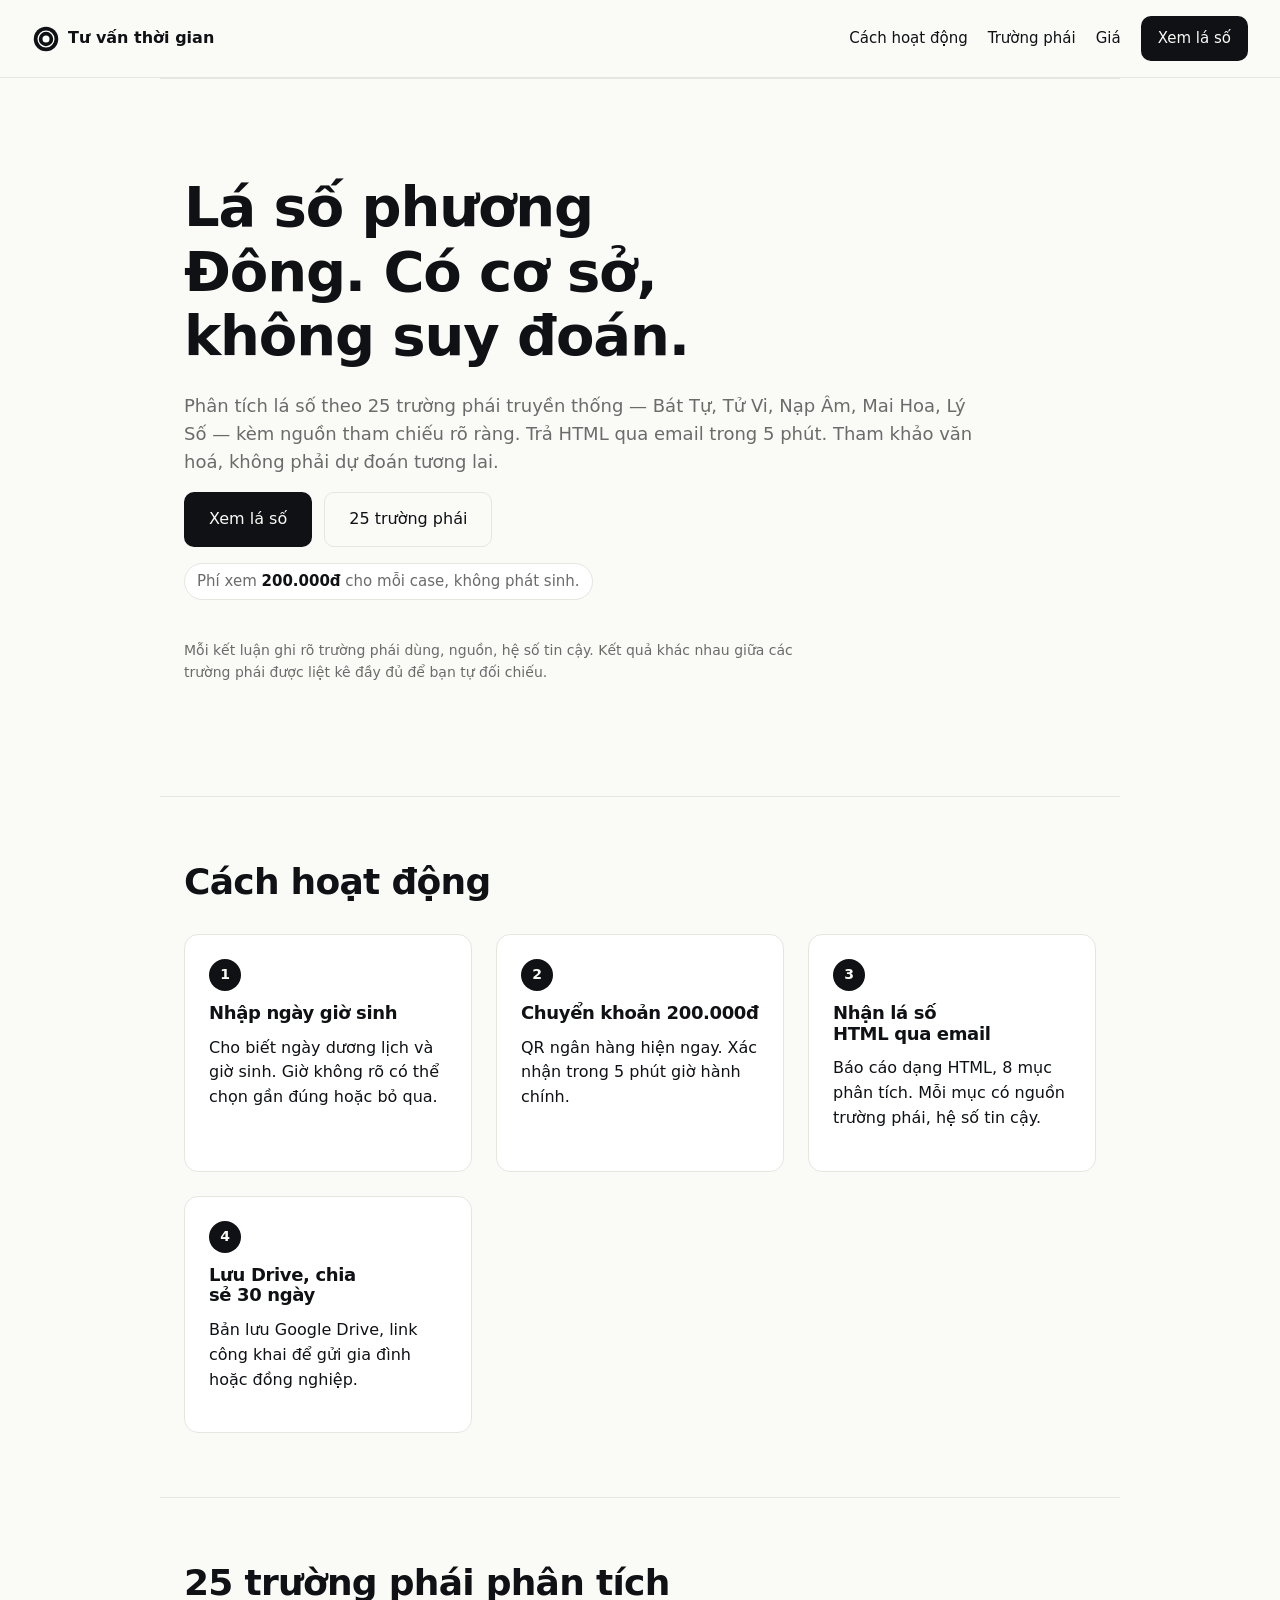
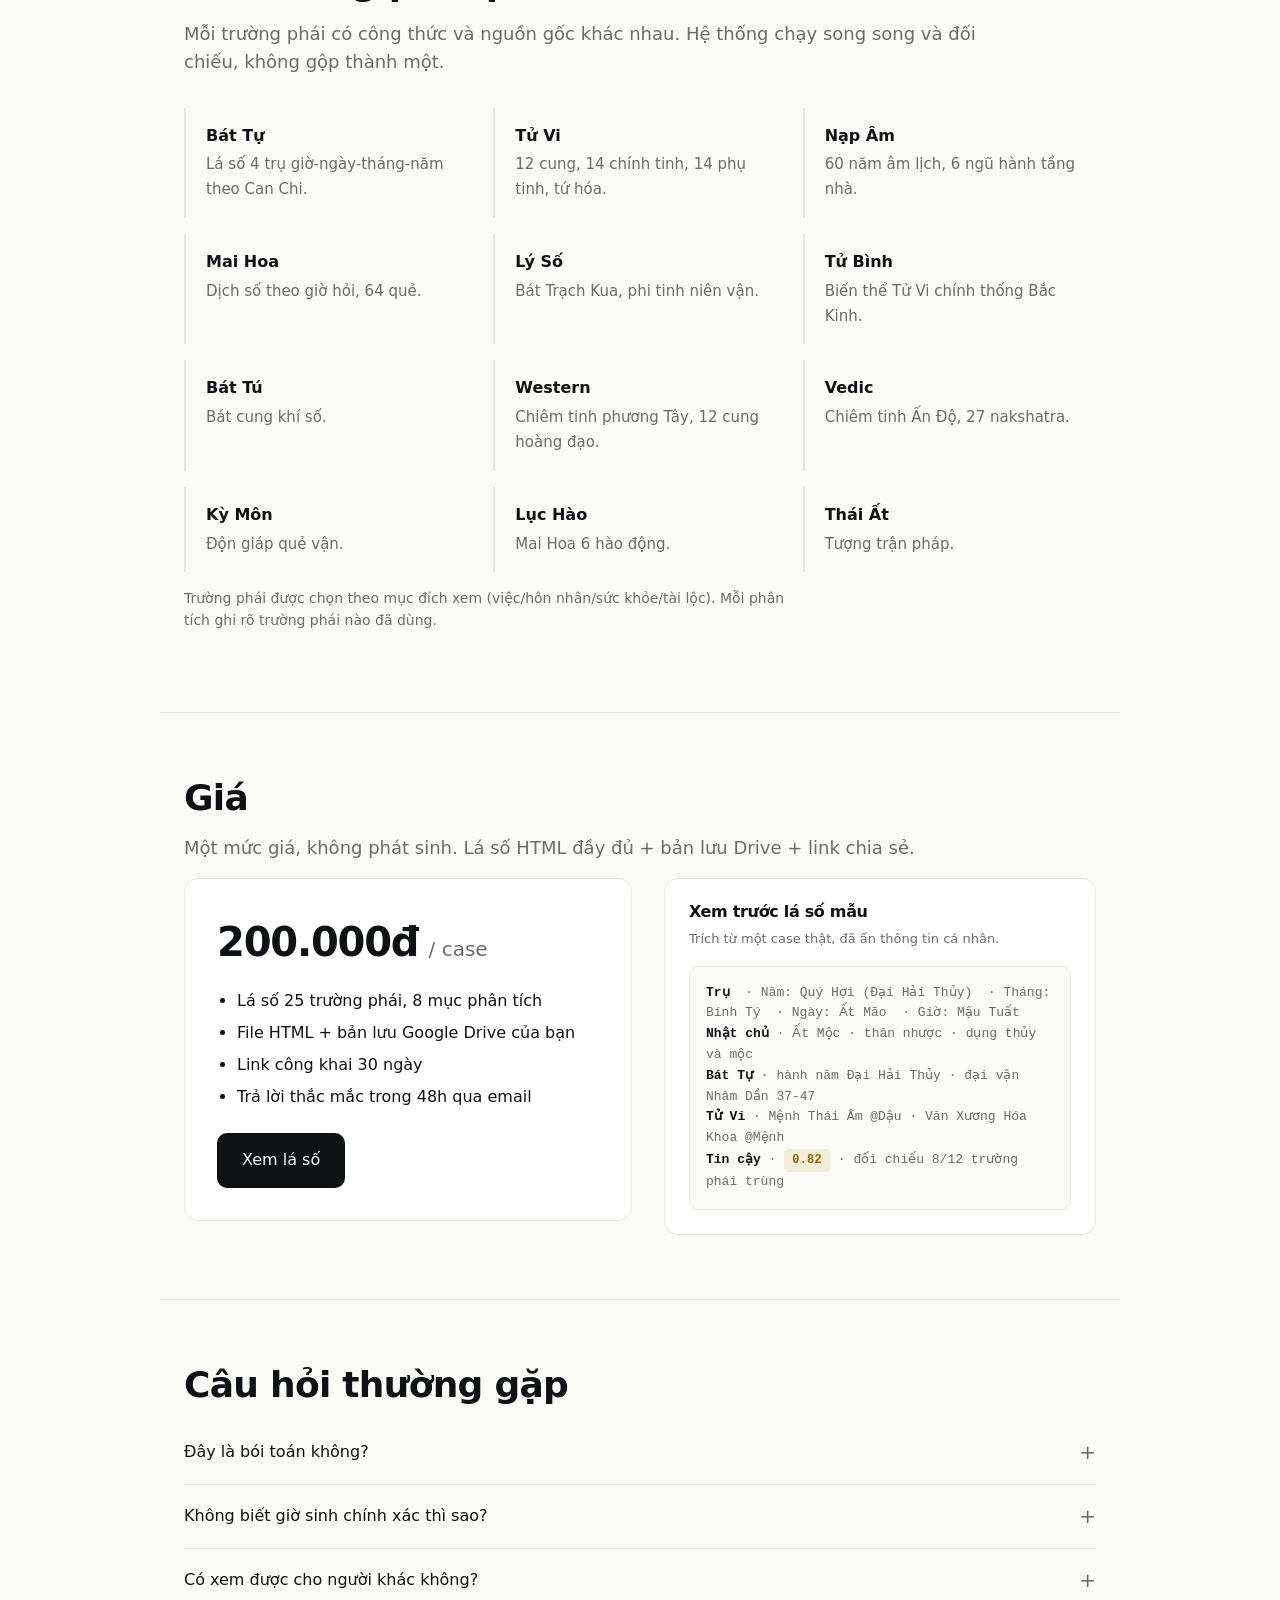
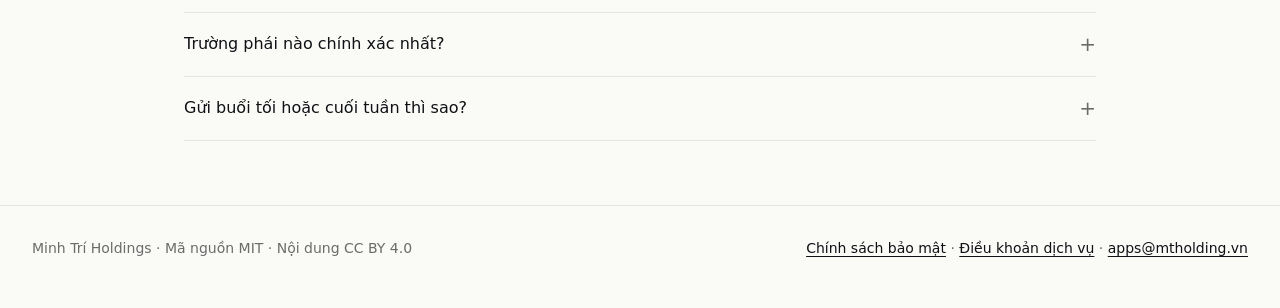
<file: phong-thuy/index.html>
<!doctype html>
<html lang="vi">
<head>
  <meta charset="utf-8">
  <meta name="viewport" content="width=device-width, initial-scale=1, viewport-fit=cover">
  <meta name="color-scheme" content="light dark">
  <meta name="theme-color" content="#0f1115" media="(prefers-color-scheme: dark)">
  <meta name="theme-color" content="#fafaf7" media="(prefers-color-scheme: light)">
  <title>Tư vấn thời gian — Lá số Bát Tự & Tử Vi</title>

  <meta name="description" content="Lá số Bát Tự, Tử Vi, Nạp Âm, Mai Hoa, Lý Số. Phân tích theo 25 trường phái truyền thống phương Đông. Trả trong 5 phút qua email. Dùng cho cá nhân và tổ chức.">
  <meta name="author" content="Minh Trí Holdings">
  <meta name="robots" content="index,follow">
  <link rel="canonical" href="https://judomanmk19xx-bot.github.io/phong-thuy/">

  <meta property="og:type" content="website">
  <meta property="og:title" content="Tư vấn thời gian — Lá số phương Đông">
  <meta property="og:description" content="Lá số Bát Tự, Tử Vi, Nạp Âm. Phân tích theo 25 trường phái. Trả trong 5 phút.">
  <meta property="og:url" content="https://judomanmk19xx-bot.github.io/phong-thuy/">
  <meta property="og:image" content="og.jpg">
  <meta property="og:locale" content="vi_VN">
  <meta name="twitter:card" content="summary_large_image">

  <script type="application/ld+json">{"@context":"https://schema.org","@graph":[{"@type":"Organization","name":"Minh Trí Holdings","url":"https://judomanmk19xx-bot.github.io/"},{"@type":"Service","name":"Tư vấn thời gian — Lá số phương Đông","provider":{"@name":"Minh Trí Holdings"},"description":"Phân tích lá số theo 25 trường phái truyền thống phương Đông, trả trong 5 phút.","areaServed":"VN","offers":{"@type":"Offer","price":"200000","priceCurrency":"VND"},"url":"https://judomanmk19xx-bot.github.io/phong-thuy/"}]}</script>

  <link rel="icon" href="data:image/svg+xml,%3Csvg xmlns='http://www.w3.org/2000/svg' viewBox='0 0 16 16'%3E%3Crect width='16' height='16' fill='%23fafaf7'/%3E%3Ctext x='8' y='12' text-anchor='middle' font-family='system-ui' font-weight='700' font-size='12' fill='%230f1115'%3E%E2%9B%AA%3C/text%3E%3C/svg%3E">
  <link rel="stylesheet" href="app.css">
</head>
<body>
  <a class="skip" href="#main">Bỏ qua đến nội dung</a>

  <header class="nav">
    <a href="." class="brand" aria-label="Trang chủ">
      <svg width="28" height="28" viewBox="0 0 32 32" aria-hidden="true">
        <circle cx="16" cy="16" r="14" fill="currentColor"/>
        <circle cx="16" cy="16" r="9" fill="none" stroke="white" stroke-width="1.5"/>
        <circle cx="16" cy="16" r="4" fill="white"/>
      </svg>
      <strong>Tư vấn thời gian</strong>
    </a>
    <nav>
      <a href="#cach-xem">Cách hoạt động</a>
      <a href="#truong-phai">Trường phái</a>
      <a href="#gia">Giá</a>
      <a class="btn primary" href="form/">Xem lá số</a>
    </nav>
  </header>

  <main id="main">
    <section class="hero">
      <h1>Lá số phương Đông. Có cơ sở, không suy đoán.</h1>
      <p class="lede">Phân tích lá số theo 25 trường phái truyền thống — Bát Tự, Tử Vi, Nạp Âm, Mai Hoa, Lý Số — kèm nguồn tham chiếu rõ ràng. Trả HTML qua email trong 5 phút. Tham khảo văn hoá, không phải dự đoán tương lai.</p>
      <div class="cta-row">
        <a class="btn primary lg" href="form/">Xem lá số</a>
        <a class="btn ghost lg" href="#truong-phai">25 trường phái</a>
      </div>
      <p class="price-badge">Phí xem <b>200.000đ</b> cho mỗi case, không phát sinh.</p>
      <p class="trust">Mỗi kết luận ghi rõ trường phái dùng, nguồn, hệ số tin cậy. Kết quả khác nhau giữa các trường phái được liệt kê đầy đủ để bạn tự đối chiếu.</p>
    </section>

    <section id="cach-xem" class="steps">
      <h2>Cách hoạt động</h2>
      <ol>
        <li>
          <span class="num">1</span>
          <h3>Nhập ngày giờ sinh</h3>
          <p>Cho biết ngày dương lịch và giờ sinh. Giờ không rõ có thể chọn gần đúng hoặc bỏ qua.</p>
        </li>
        <li>
          <span class="num">2</span>
          <h3>Chuyển khoản 200.000đ</h3>
          <p>QR ngân hàng hiện ngay. Xác nhận trong 5 phút giờ hành chính.</p>
        </li>
        <li>
          <span class="num">3</span>
          <h3>Nhận lá số HTML qua email</h3>
          <p>Báo cáo dạng HTML, 8 mục phân tích. Mỗi mục có nguồn trường phái, hệ số tin cậy.</p>
        </li>
        <li>
          <span class="num">4</span>
          <h3>Lưu Drive, chia sẻ 30 ngày</h3>
          <p>Bản lưu Google Drive, link công khai để gửi gia đình hoặc đồng nghiệp.</p>
        </li>
      </ol>
    </section>

    <section id="truong-phai" class="scope">
      <h2>25 trường phái phân tích</h2>
      <p class="lede">Mỗi trường phái có công thức và nguồn gốc khác nhau. Hệ thống chạy song song và đối chiếu, không gộp thành một.</p>
      <ul class="grid">
        <li><b>Bát Tự</b><span>Lá số 4 trụ giờ-ngày-tháng-năm theo Can Chi.</span></li>
        <li><b>Tử Vi</b><span>12 cung, 14 chính tinh, 14 phụ tinh, tứ hóa.</span></li>
        <li><b>Nạp Âm</b><span>60 năm âm lịch, 6 ngũ hành tầng nhà.</span></li>
        <li><b>Mai Hoa</b><span>Dịch số theo giờ hỏi, 64 quẻ.</span></li>
        <li><b>Lý Số</b><span>Bát Trạch Kua, phi tinh niên vận.</span></li>
        <li><b>Tử Bình</b><span>Biến thể Tử Vi chính thống Bắc Kinh.</span></li>
        <li><b>Bát Tú</b><span>Bát cung khí số.</span></li>
        <li><b>Western</b><span>Chiêm tinh phương Tây, 12 cung hoàng đạo.</span></li>
        <li><b>Vedic</b><span>Chiêm tinh Ấn Độ, 27 nakshatra.</span></li>
        <li><b>Kỳ Môn</b><span>Độn giáp quẻ vận.</span></li>
        <li><b>Lục Hào</b><span>Mai Hoa 6 hào động.</span></li>
        <li><b>Thái Ất</b><span>Tượng trận pháp.</span></li>
      </ul>
      <p class="note">Trường phái được chọn theo mục đích xem (việc/hôn nhân/sức khỏe/tài lộc). Mỗi phân tích ghi rõ trường phái nào đã dùng.</p>
    </section>

    <section id="gia" class="pricing">
      <h2>Giá</h2>
      <p class="lede">Một mức giá, không phát sinh. Lá số HTML đầy đủ + bản lưu Drive + link chia sẻ.</p>
      <div class="card-wrap">
        <div class="card">
          <p class="price"><b>200.000đ</b><span> / case</span></p>
          <ul>
            <li>Lá số 25 trường phái, 8 mục phân tích</li>
            <li>File HTML + bản lưu Google Drive của bạn</li>
            <li>Link công khai 30 ngày</li>
            <li>Trả lời thắc mắc trong 48h qua email</li>
          </ul>
          <a class="btn primary lg" href="form/">Xem lá số</a>
        </div>
        <aside class="preview">
          <h3>Xem trước lá số mẫu</h3>
          <p class="hint">Trích từ một case thật, đã ẩn thông tin cá nhân.</p>
          <pre class="mock-report"><strong>Trụ</strong>  · Năm: Quý Hợi (Đại Hải Thủy)  · Tháng: Bính Tý  · Ngày: Ất Mão  · Giờ: Mậu Tuất
<strong>Nhật chủ</strong> · Ất Mộc · thân nhược · dụng thủy và mộc
<strong>Bát Tự</strong> · hành năm Đại Hải Thủy · đại vận Nhâm Dần 37-47
<strong>Tử Vi</strong> · Mệnh Thái Âm @Dậu · Văn Xương Hóa Khoa @Mệnh
<strong>Tin cậy</strong> · <span class="risk risk-mid">0.82</span> · đối chiếu 8/12 trường phái trùng</pre>
        </aside>
      </div>
    </section>

    <section class="faq">
      <h2>Câu hỏi thường gặp</h2>
      <details>
        <summary>Đây là bói toán không?</summary>
        <p>Không. Đây là phân tích theo trường phái văn hoá phương Đông có công thức rõ ràng, được ghi nhận trong lịch sử. Kết quả là tham khảo văn hoá, không thay thế quyết định cá nhân.</p>
      </details>
      <details>
        <summary>Không biết giờ sinh chính xác thì sao?</summary>
        <p>Vẫn xem được. Hệ thống sẽ chạy với giờ gần đúng (trong khoảng 2h) và ghi rõ giả định đó trong báo cáo. Bạn cũng có thể chọn bỏ qua trường giờ — lúc đó phân tích sẽ dùng Can Chi ngày và năm.</p>
      </details>
      <details>
        <summary>Có xem được cho người khác không?</summary>
        <p>Có. Cần ngày giờ sinh Dương lịch của người đó. Thường dùng cho con cái, cha mẹ, đối tác làm ăn.</p>
      </details>
      <details>
        <summary>Trường phái nào chính xác nhất?</summary>
        <p>Không có trường phái nào chính xác "nhất". Hệ thống chạy 25 trường phái song song, đối chiếu kết quả trùng nhau, và ghi rõ hệ số tin cậy. Bạn tự đánh giá dựa trên kinh nghiệm cá nhân.</p>
      </details>
      <details>
        <summary>Gửi buổi tối hoặc cuối tuần thì sao?</summary>
        <p>Yêu cầu được ghi nhận ngay, hệ thống chạy lá số đầu giờ làm việc tiếp theo. Trong giờ hành chính thường trả trong 5 phút.</p>
      </details>
    </section>
  </main>

  <footer class="foot">
    <p>Minh Trí Holdings · Mã nguồn MIT · Nội dung CC BY 4.0</p>
    <p>
      <a href="../privacy.html">Chính sách bảo mật</a>
      ·
      <a href="../terms.html">Điều khoản dịch vụ</a>
      ·
      <a href="mailto:apps@mtholding.vn">apps@mtholding.vn</a>
    </p>
  </footer>
</body>
</html>
</file>
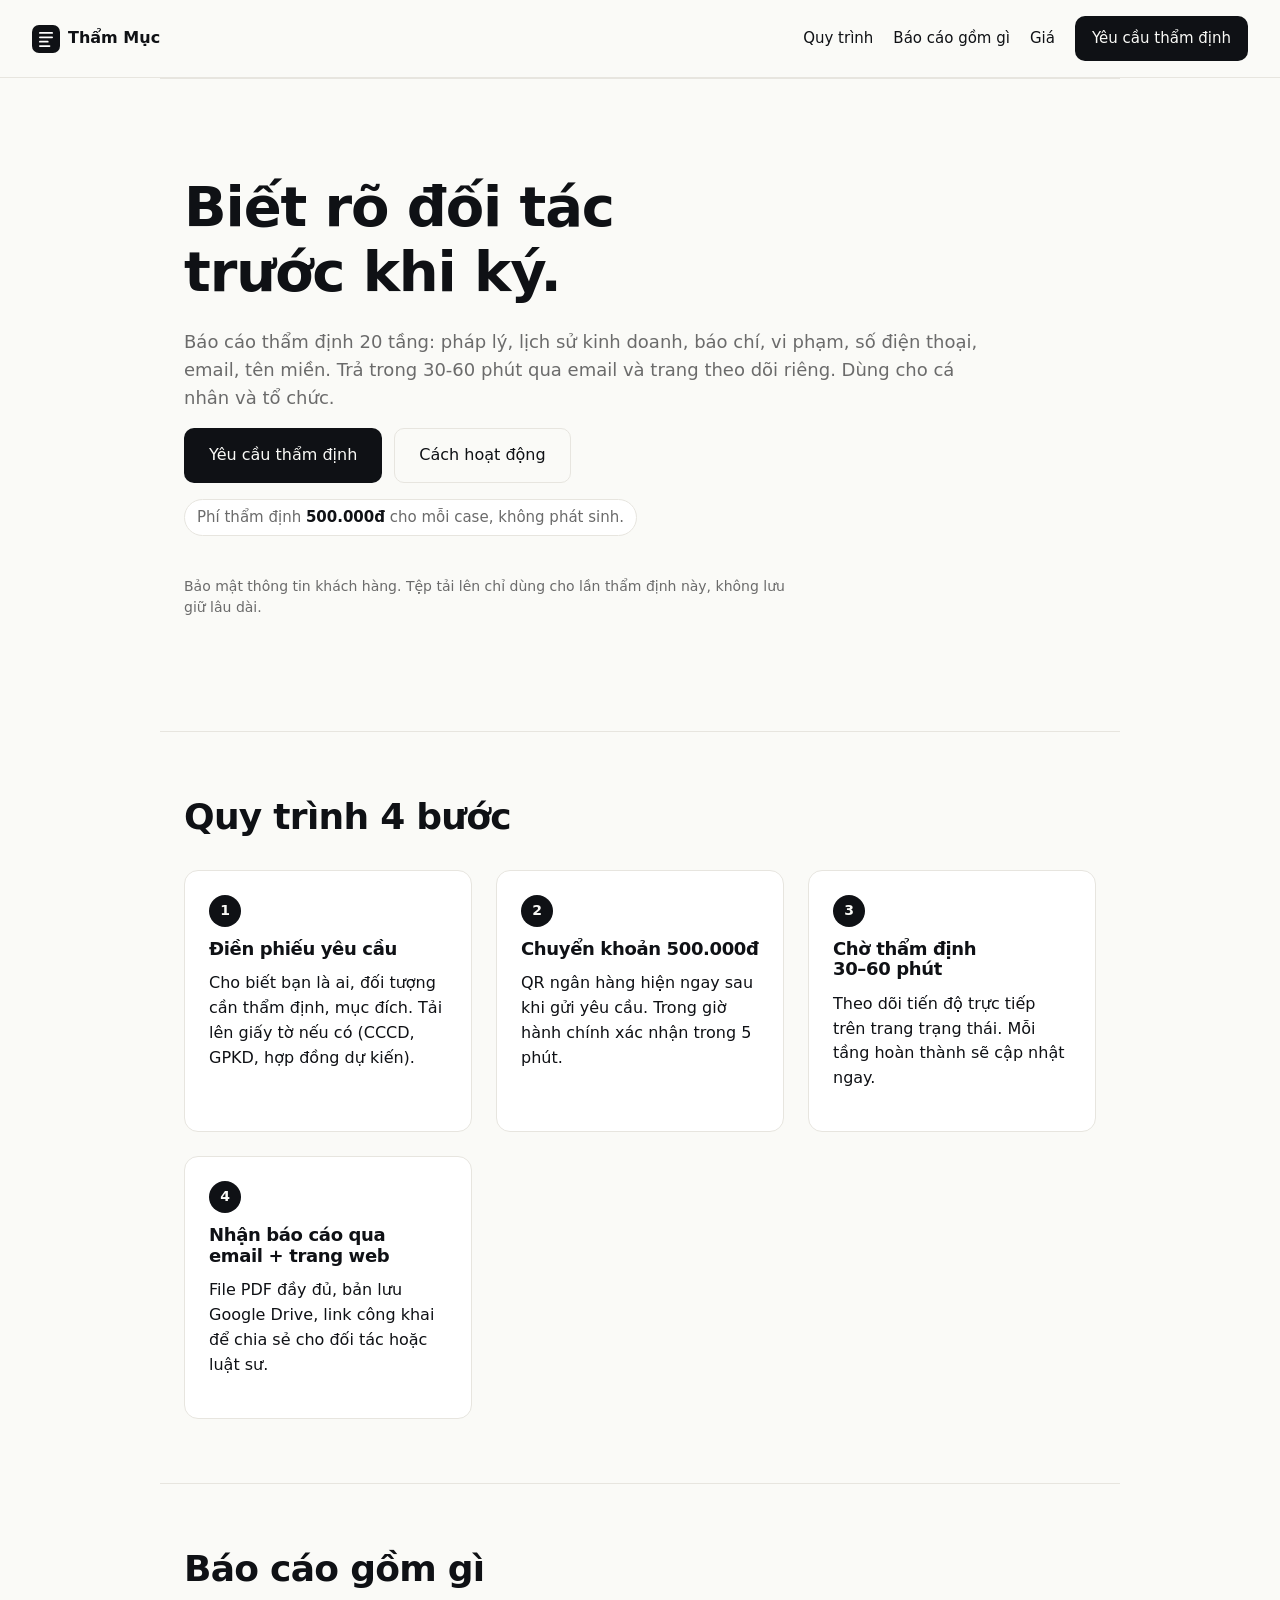
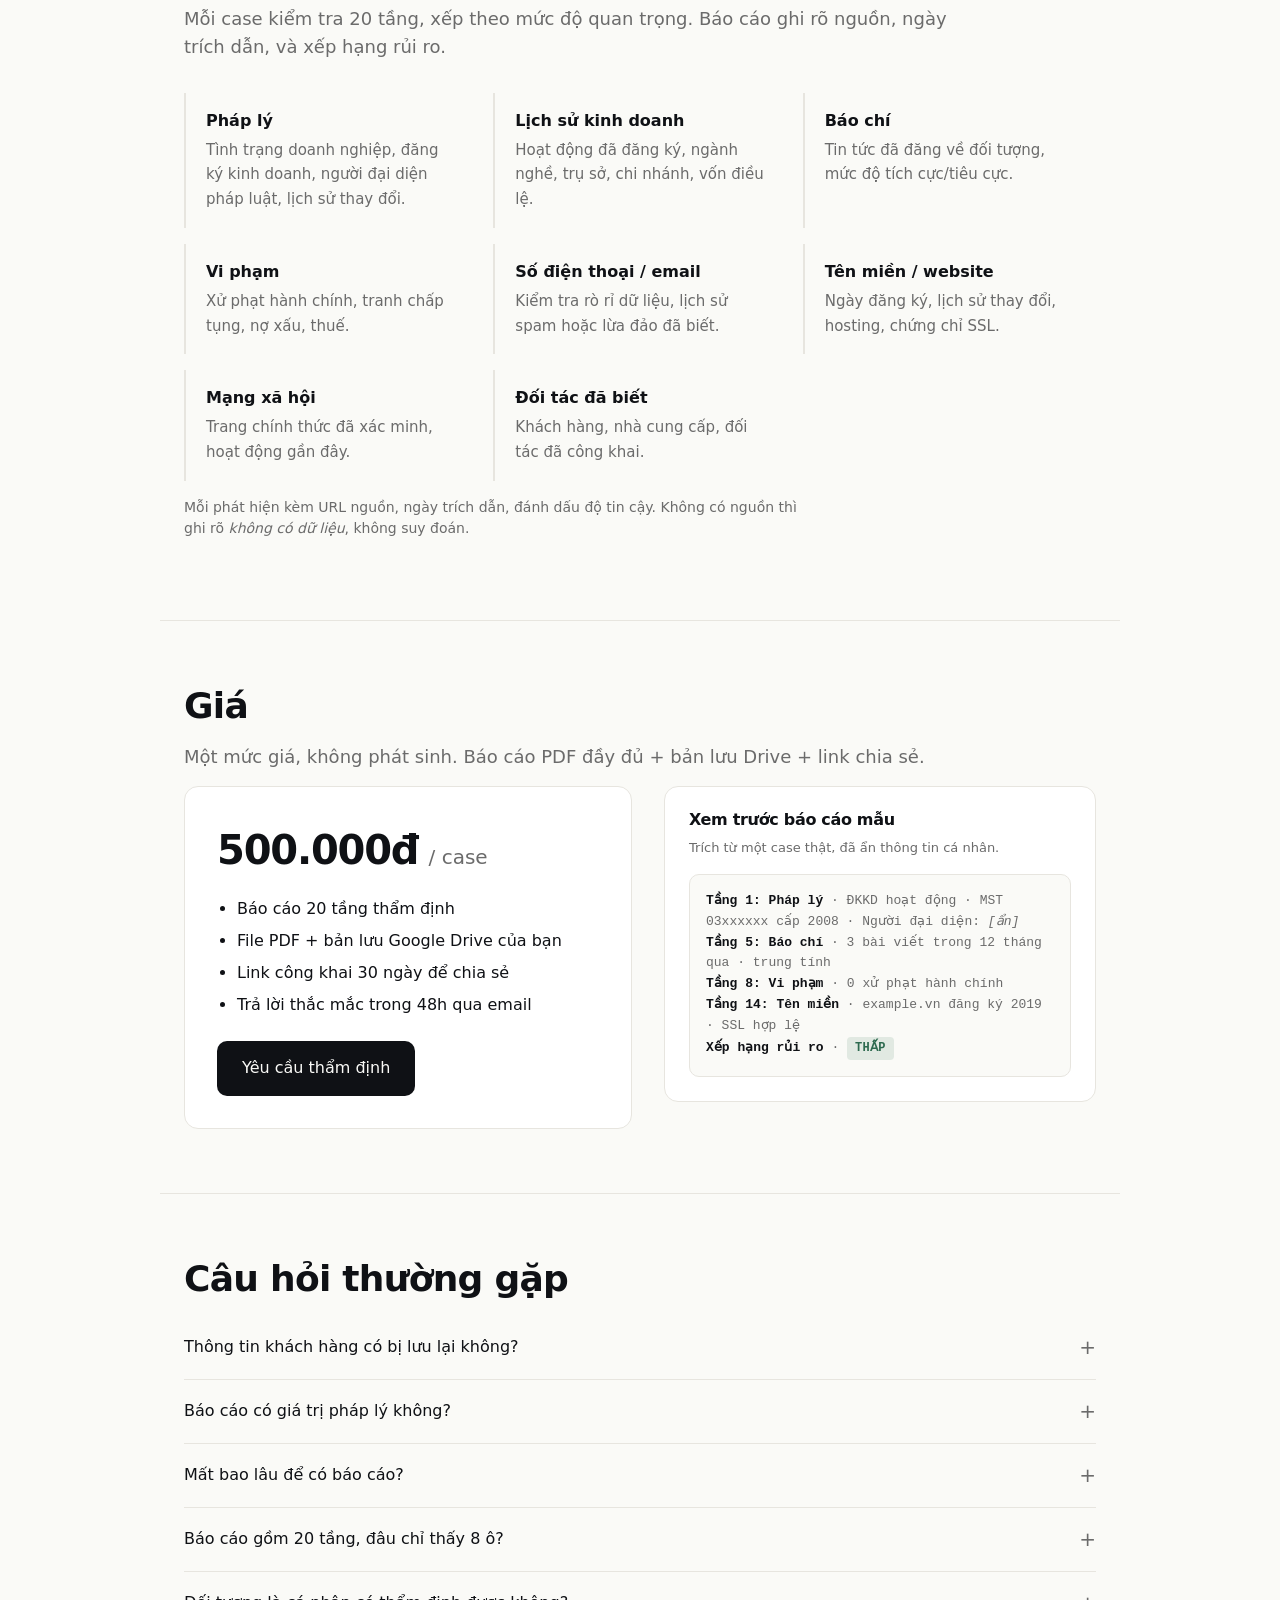
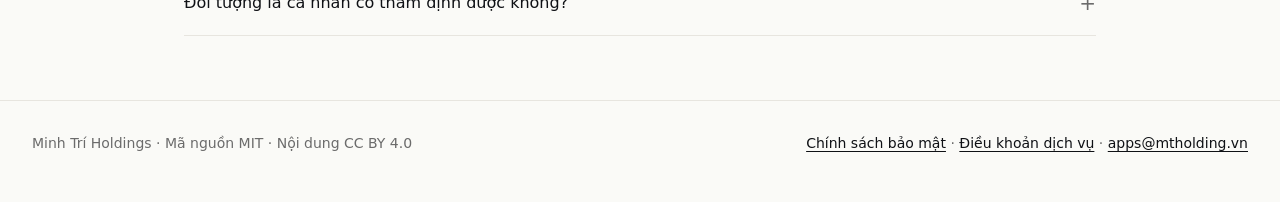
<file: thammy-muc/index.html>
<!doctype html>
<html lang="vi">
<head>
  <meta charset="utf-8">
  <meta name="viewport" content="width=device-width, initial-scale=1, viewport-fit=cover">
  <meta name="color-scheme" content="light dark">
  <meta name="theme-color" content="#0f1115" media="(prefers-color-scheme: dark)">
  <meta name="theme-color" content="#fafaf7" media="(prefers-color-scheme: light)">
  <title>Thẩm Mục — Thẩm định đối tác, người ký, công ty</title>

  <meta name="description" content="Báo cáo thẩm định đối tác trong 30-60 phút. Kiểm tra 20 tầng: pháp lý, lịch sử kinh doanh, báo chí, vi phạm, rủi ro. Dùng cho cá nhân và tổ chức trước khi ký hợp đồng, góp vốn, hợp tác.">
  <meta name="author" content="Minh Trí Holdings">
  <meta name="robots" content="index,follow">
  <link rel="canonical" href="https://judomanmk19xx-bot.github.io/thammy-muc/">

  <meta property="og:type" content="website">
  <meta property="og:title" content="Thẩm Mục — Thẩm định đối tác">
  <meta property="og:description" content="Báo cáo thẩm định đối tác trong 30-60 phút. 20 tầng kiểm tra: pháp lý, lịch sử, báo chí, vi phạm, rủi ro.">
  <meta property="og:url" content="https://judomanmk19xx-bot.github.io/thammy-muc/">
  <meta property="og:image" content="og.jpg">
  <meta property="og:locale" content="vi_VN">
  <meta name="twitter:card" content="summary_large_image">

  <script type="application/ld+json">{"@context":"https://schema.org","@graph":[{"@type":"Organization","name":"Minh Trí Holdings","url":"https://judomanmk19xx-bot.github.io/"},{"@type":"Service","name":"Thẩm Mục — Thẩm định đối tác","provider":{"@name":"Minh Trí Holdings"},"description":"Báo cáo thẩm định đối tác trong 30-60 phút, kiểm tra 20 tầng.","areaServed":"VN","offers":{"@type":"Offer","price":"500000","priceCurrency":"VND"},"url":"https://judomanmk19xx-bot.github.io/thammy-muc/"}]}</script>

  <link rel="icon" href="data:image/svg+xml,%3Csvg xmlns='http://www.w3.org/2000/svg' viewBox='0 0 16 16'%3E%3Crect width='16' height='16' fill='%23fafaf7'/%3E%3Ctext x='8' y='12' text-anchor='middle' font-family='system-ui' font-weight='700' font-size='12' fill='%230f1115'%3E%C6%A0%3C/text%3E%3C/svg%3E">
  <link rel="stylesheet" href="app.css">
</head>
<body>
  <a class="skip" href="#main">Bỏ qua đến nội dung</a>

  <header class="nav">
    <a href="." class="brand" aria-label="Trang chủ Thẩm Mục">
      <svg width="28" height="28" viewBox="0 0 32 32" aria-hidden="true">
        <rect width="32" height="32" rx="8" fill="currentColor"/>
        <path d="M9 9h14M9 14h14M9 19h9M9 24h11" stroke="white" stroke-width="2" stroke-linecap="round"/>
      </svg>
      <strong>Thẩm Mục</strong>
    </a>
    <nav>
      <a href="#quy-trinh">Quy trình</a>
      <a href="#bao-gom">Báo cáo gồm gì</a>
      <a href="#gia">Giá</a>
      <a class="btn primary" href="form/">Yêu cầu thẩm định</a>
    </nav>
  </header>

  <main id="main">
    <section class="hero">
      <h1>Biết rõ đối tác trước khi ký.</h1>
      <p class="lede">Báo cáo thẩm định 20 tầng: pháp lý, lịch sử kinh doanh, báo chí, vi phạm, số điện thoại, email, tên miền. Trả trong 30-60 phút qua email và trang theo dõi riêng. Dùng cho cá nhân và tổ chức.</p>
      <div class="cta-row">
        <a class="btn primary lg" href="form/">Yêu cầu thẩm định</a>
        <a class="btn ghost lg" href="#quy-trinh">Cách hoạt động</a>
      </div>
      <p class="price-badge">Phí thẩm định <b>500.000đ</b> cho mỗi case, không phát sinh.</p>
      <p class="trust">Bảo mật thông tin khách hàng. Tệp tải lên chỉ dùng cho lần thẩm định này, không lưu giữ lâu dài.</p>
    </section>

    <section id="quy-trinh" class="steps">
      <h2>Quy trình 4 bước</h2>
      <ol>
        <li>
          <span class="num">1</span>
          <h3>Điền phiếu yêu cầu</h3>
          <p>Cho biết bạn là ai, đối tượng cần thẩm định, mục đích. Tải lên giấy tờ nếu có (CCCD, GPKD, hợp đồng dự kiến).</p>
        </li>
        <li>
          <span class="num">2</span>
          <h3>Chuyển khoản 500.000đ</h3>
          <p>QR ngân hàng hiện ngay sau khi gửi yêu cầu. Trong giờ hành chính xác nhận trong 5 phút.</p>
        </li>
        <li>
          <span class="num">3</span>
          <h3>Chờ thẩm định 30–60 phút</h3>
          <p>Theo dõi tiến độ trực tiếp trên trang trạng thái. Mỗi tầng hoàn thành sẽ cập nhật ngay.</p>
        </li>
        <li>
          <span class="num">4</span>
          <h3>Nhận báo cáo qua email + trang web</h3>
          <p>File PDF đầy đủ, bản lưu Google Drive, link công khai để chia sẻ cho đối tác hoặc luật sư.</p>
        </li>
      </ol>
    </section>

    <section id="bao-gom" class="scope">
      <h2>Báo cáo gồm gì</h2>
      <p class="lede">Mỗi case kiểm tra 20 tầng, xếp theo mức độ quan trọng. Báo cáo ghi rõ nguồn, ngày trích dẫn, và xếp hạng rủi ro.</p>
      <ul class="grid">
        <li><b>Pháp lý</b><span>Tình trạng doanh nghiệp, đăng ký kinh doanh, người đại diện pháp luật, lịch sử thay đổi.</span></li>
        <li><b>Lịch sử kinh doanh</b><span>Hoạt động đã đăng ký, ngành nghề, trụ sở, chi nhánh, vốn điều lệ.</span></li>
        <li><b>Báo chí</b><span>Tin tức đã đăng về đối tượng, mức độ tích cực/tiêu cực.</span></li>
        <li><b>Vi phạm</b><span>Xử phạt hành chính, tranh chấp tụng, nợ xấu, thuế.</span></li>
        <li><b>Số điện thoại / email</b><span>Kiểm tra rò rỉ dữ liệu, lịch sử spam hoặc lừa đảo đã biết.</span></li>
        <li><b>Tên miền / website</b><span>Ngày đăng ký, lịch sử thay đổi, hosting, chứng chỉ SSL.</span></li>
        <li><b>Mạng xã hội</b><span>Trang chính thức đã xác minh, hoạt động gần đây.</span></li>
        <li><b>Đối tác đã biết</b><span>Khách hàng, nhà cung cấp, đối tác đã công khai.</span></li>
      </ul>
      <p class="note">Mỗi phát hiện kèm URL nguồn, ngày trích dẫn, đánh dấu độ tin cậy. Không có nguồn thì ghi rõ <em>không có dữ liệu</em>, không suy đoán.</p>
    </section>

    <section id="gia" class="pricing">
      <h2>Giá</h2>
      <p class="lede">Một mức giá, không phát sinh. Báo cáo PDF đầy đủ + bản lưu Drive + link chia sẻ.</p>
      <div class="card-wrap">
        <div class="card">
          <p class="price"><b>500.000đ</b><span> / case</span></p>
          <ul>
            <li>Báo cáo 20 tầng thẩm định</li>
            <li>File PDF + bản lưu Google Drive của bạn</li>
            <li>Link công khai 30 ngày để chia sẻ</li>
            <li>Trả lời thắc mắc trong 48h qua email</li>
          </ul>
          <a class="btn primary lg" href="form/">Yêu cầu thẩm định</a>
        </div>
        <aside class="preview">
          <h3>Xem trước báo cáo mẫu</h3>
          <p class="hint">Trích từ một case thật, đã ẩn thông tin cá nhân.</p>
          <pre class="mock-report"><strong>Tầng 1: Pháp lý</strong> · ĐKKD hoạt động · MST 03xxxxxx cấp 2008 · Người đại diện: <em>[ẩn]</em>
<strong>Tầng 5: Báo chí</strong> · 3 bài viết trong 12 tháng qua · trung tính
<strong>Tầng 8: Vi phạm</strong> · 0 xử phạt hành chính
<strong>Tầng 14: Tên miền</strong> · example.vn đăng ký 2019 · SSL hợp lệ
<strong>Xếp hạng rủi ro</strong> · <span class="risk risk-low">THẤP</span></pre>
        </aside>
      </div>
    </section>

    <section class="faq">
      <h2>Câu hỏi thường gặp</h2>
      <details>
        <summary>Thông tin khách hàng có bị lưu lại không?</summary>
        <p>Phiếu yêu cầu lưu trong 30 ngày để hỗ trợ theo dõi và tra cứu khiếu nại. Sau đó tự xóa. Tệp khách upload (CCCD, GPKD) xóa sau khi báo cáo gửi xong.</p>
      </details>
      <details>
        <summary>Báo cáo có giá trị pháp lý không?</summary>
        <p>Báo cáo là tài liệu tham khảo, tổng hợp từ nguồn công khai. Không thay thế tư vấn pháp lý chính thức từ luật sư hoặc công chứng viên.</p>
      </details>
      <details>
        <summary>Mất bao lâu để có báo cáo?</summary>
        <p>30-60 phút cho case thường trong giờ hành chính. Ngoài giờ hành chính hoặc cuối tuần, hệ thống ghi nhận ngay và xử lý đầu giờ làm việc tiếp theo. Case phức tạp (đối tượng nhiều công ty con, hoạt động đa quốc gia) có thể tới 4 giờ làm việc.</p>
      </details>
      <details>
        <summary>Báo cáo gồm 20 tầng, đâu chỉ thấy 8 ô?</summary>
        <p>8 ô trên trang là 8 nhóm chính, mỗi nhóm có 2-4 tầng con. Ví dụ nhóm "Báo cáo gồm gì" hiển thị Pháp lý gồm 3 tầng: tình trạng ĐKKD, người đại diện, lịch sử thay đổi. Báo cáo PDF đầy đủ liệt kê tất cả 20 tầng, mỗi tầng có nguồn và ngày trích dẫn.</p>
      </details>
      <details>
        <summary>Đối tượng là cá nhân có thẩm định được không?</summary>
        <p>Có. Thường dùng trước khi cho vay, hợp tác làm ăn, hoặc giao dịch mua bán tài sản lớn với cá nhân chưa quen biết.</p>
      </details>
    </section>
  </main>

  <footer class="foot">
    <p>Minh Trí Holdings · Mã nguồn MIT · Nội dung CC BY 4.0</p>
    <p>
      <a href="../privacy.html">Chính sách bảo mật</a>
      ·
      <a href="../terms.html">Điều khoản dịch vụ</a>
      ·
      <a href="mailto:apps@mtholding.vn">apps@mtholding.vn</a>
    </p>
  </footer>
</body>
</html>
</file>
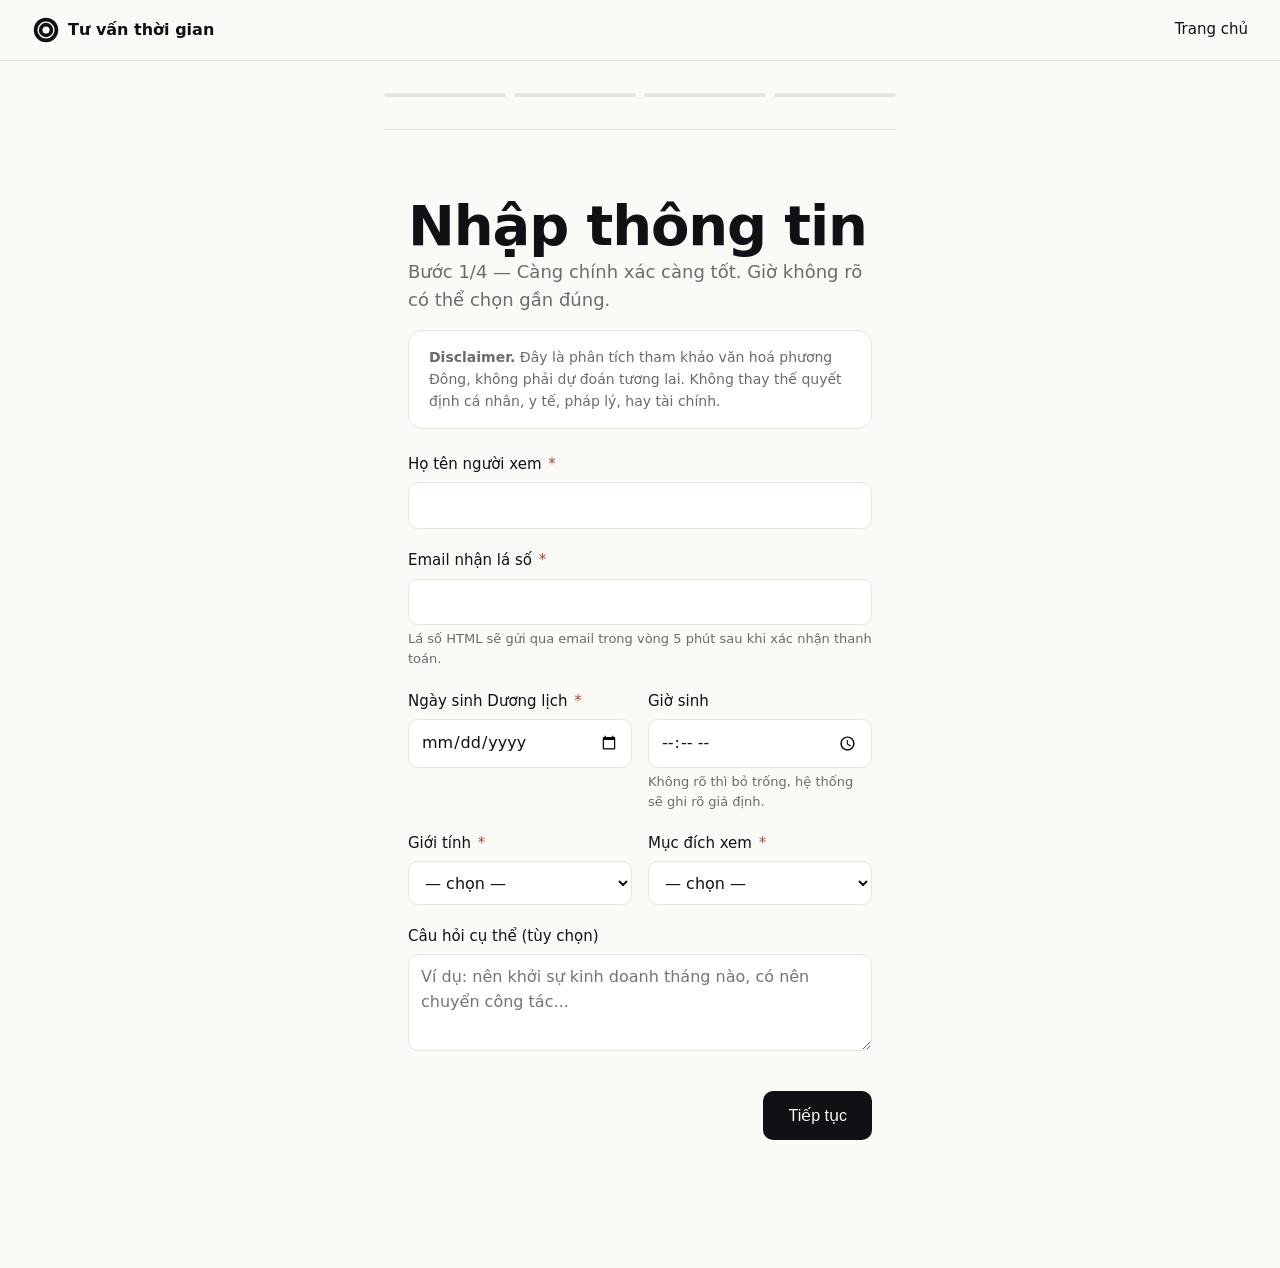
<file: phong-thuy/form/index.html>
<!doctype html>
<html lang="vi">
<head>
  <meta charset="utf-8">
  <meta name="viewport" content="width=device-width, initial-scale=1">
  <meta name="robots" content="noindex">
  <title>Xem lá số — Tư vấn thời gian</title>
  <link rel="stylesheet" href="../app.css">
  <style>
    .form { max-width: 36rem; margin: 0 auto; padding: 2rem var(--pad) 4rem; }
    .progress { display: flex; gap: .5rem; margin-bottom: 2rem; }
    .progress span { flex: 1; height: 4px; background: var(--line); border-radius: 2px; }
    .progress span.done { background: var(--accent); }
    .step { display: none; }
    .step.active { display: block; }
    .field { margin-bottom: 1.25rem; }
    label { display: block; font-weight: 500; margin-bottom: .375rem; font-size: .9375rem; }
    .req { color: var(--danger); margin-left: 2px; }
    .hint { display: block; color: var(--muted); font-size: .8125rem; margin-top: .25rem; }
    input[type="text"], input[type="email"], input[type="tel"], input[type="date"], input[type="time"], select, textarea {
      width: 100%;
      padding: .625rem .75rem;
      border: 1px solid var(--line);
      border-radius: var(--radius-sm);
      font: inherit;
      color: var(--fg);
      background: var(--surface);
      min-height: 2.75rem;
    }
    input:focus, select:focus, textarea:focus {
      outline: 2px solid var(--accent);
      outline-offset: 2px;
    }
    .row { display: grid; grid-template-columns: 1fr 1fr; gap: 1rem; }
    @media (max-width: 480px) { .row { grid-template-columns: 1fr; } }
    .error { color: var(--danger); font-size: .875rem; margin-top: .25rem; display: none; }
    .error.show { display: block; }
    .step-nav { display: flex; justify-content: space-between; gap: 1rem; margin-top: 2rem; }
    .confirm-grid {
      display: grid;
      gap: .75rem;
      background: var(--surface);
      border: 1px solid var(--line);
      border-radius: var(--radius);
      padding: 1.25rem;
    }
    .confirm-grid div { display: flex; justify-content: space-between; gap: 1rem; }
    .confirm-grid dt { color: var(--muted); }
    .confirm-grid dd { margin: 0; text-align: right; }
    .qr-box {
      background: var(--surface);
      border: 1px solid var(--line);
      border-radius: var(--radius);
      padding: 2rem;
      text-align: center;
    }
    .qr-box img { max-width: 240px; width: 100%; aspect-ratio: 1; }
    .qr-info { margin-top: 1rem; font-size: .9375rem; color: var(--muted); }
    .disclaimer {
      background: var(--surface);
      border: 1px solid var(--line);
      border-radius: var(--radius);
      padding: 1rem 1.25rem;
      font-size: .875rem;
      color: var(--muted);
      margin-bottom: 1.5rem;
    }
  </style>
</head>
<body>
  <a class="skip" href="#main">Bỏ qua</a>

  <header class="nav">
    <a href="../" class="brand">
      <svg width="28" height="28" viewBox="0 0 32 32" aria-hidden="true">
        <circle cx="16" cy="16" r="14" fill="currentColor"/>
        <circle cx="16" cy="16" r="9" fill="none" stroke="white" stroke-width="1.5"/>
        <circle cx="16" cy="16" r="4" fill="white"/>
      </svg>
      <strong>Tư vấn thời gian</strong>
    </a>
    <nav><a href="../">Trang chủ</a></nav>
  </header>

  <main id="main" class="form">
    <div class="progress" aria-label="Tiến độ">
      <span data-step="1"></span>
      <span data-step="2"></span>
      <span data-step="3"></span>
      <span data-step="4"></span>
    </div>

    <form id="form" novalidate>
      <section class="step active" data-step="1">
        <h1>Nhập thông tin</h1>
        <p class="lede">Bước 1/4 — Càng chính xác càng tốt. Giờ không rõ có thể chọn gần đúng.</p>

        <div class="disclaimer">
          <b>Disclaimer.</b> Đây là phân tích tham khảo văn hoá phương Đông, không phải dự đoán tương lai. Không thay thế quyết định cá nhân, y tế, pháp lý, hay tài chính.
        </div>

        <div class="field">
          <label for="subject_name">Họ tên người xem <span class="req">*</span></label>
          <input id="subject_name" name="subject_name" type="text" required>
        </div>

        <div class="field">
          <label for="subject_email">Email nhận lá số <span class="req">*</span></label>
          <input id="subject_email" name="subject_email" type="email" required>
          <span class="hint">Lá số HTML sẽ gửi qua email trong vòng 5 phút sau khi xác nhận thanh toán.</span>
        </div>

        <div class="row">
          <div class="field">
            <label for="birth_date">Ngày sinh Dương lịch <span class="req">*</span></label>
            <input id="birth_date" name="birth_date" type="date" required>
            <span class="error" data-for="birth_date"></span>
          </div>
          <div class="field">
            <label for="birth_time">Giờ sinh</label>
            <input id="birth_time" name="birth_time" type="time">
            <span class="hint">Không rõ thì bỏ trống, hệ thống sẽ ghi rõ giả định.</span>
          </div>
        </div>

        <div class="row">
          <div class="field">
            <label for="gender">Giới tính <span class="req">*</span></label>
            <select id="gender" name="gender" required>
              <option value="">— chọn —</option>
              <option value="male">Nam</option>
              <option value="female">Nữ</option>
              <option value="other">Khác</option>
            </select>
          </div>
          <div class="field">
            <label for="purpose">Mục đích xem <span class="req">*</span></label>
            <select id="purpose" name="purpose" required>
              <option value="">— chọn —</option>
              <option value="career">Sự nghiệp</option>
              <option value="marriage">Hôn nhân</option>
              <option value="health">Sức khỏe</option>
              <option value="wealth">Tài lộc</option>
              <option value="time">Chọn thời điểm</option>
              <option value="general">Tổng quát</option>
            </select>
          </div>
        </div>

        <div class="field">
          <label for="notes">Câu hỏi cụ thể (tùy chọn)</label>
          <textarea id="notes" name="notes" rows="3" placeholder="Ví dụ: nên khởi sự kinh doanh tháng nào, có nên chuyển công tác..."></textarea>
        </div>

        <div class="step-nav">
          <span></span>
          <button class="btn primary lg" type="button" data-action="next">Tiếp tục</button>
        </div>
      </section>

      <section class="step" data-step="2">
        <h1>Xác nhận thông tin</h1>
        <p class="lede">Bước 2/4 — Kiểm tra lại. Ngày giờ sinh sai sẽ ra lá số khác.</p>

        <dl class="confirm-grid" id="confirm"></dl>

        <div class="step-nav">
          <button class="btn ghost" type="button" data-action="prev">Quay lại</button>
          <button class="btn primary lg" type="button" data-action="next">Gửi yêu cầu</button>
        </div>
      </section>

      <section class="step" data-step="3">
        <h1>Chuyển khoản 200.000đ</h1>
        <p class="lede">Bước 3/4 — Quét QR hoặc chuyển khoản thủ công. Lá số sẽ được gửi sau khi nhận thanh toán.</p>

        <div class="qr-box">
          <img id="qr" alt="Mã QR chuyển khoản" width="240" height="240">
          <p><b id="refCode">—</b></p>
          <p class="qr-info">
            Ngân hàng: <span id="bank">—</span><br>
            Số tài khoản: <span id="account">—</span><br>
            Chủ tài khoản: <span id="accountName">—</span><br>
            Số tiền: <b>200.000đ</b><br>
            Nội dung: <b id="memo">—</b>
          </p>
        </div>

        <div class="step-nav">
          <button class="btn ghost" type="button" data-action="prev">Quay lại</button>
          <button class="btn primary lg" type="button" data-action="next">Tôi đã chuyển khoản</button>
        </div>
      </section>

      <section class="step" data-step="4">
        <h1>Đã nhận yêu cầu</h1>
        <p class="lede">Bước 4/4 — Lá số sẽ được gửi qua email trong 5 phút. Bạn có thể đóng trang này.</p>

        <p>Mã theo dõi: <b id="caseId">—</b></p>
        <p>Bạn sẽ nhận được email từ <b>apps@mtholding.vn</b> khi lá số sẵn sàng.</p>
        <p>Có thắc mắc? Gửi email <a href="mailto:apps@mtholding.vn">apps@mtholding.vn</a>.</p>
      </section>
    </form>
  </main>

  <script>
    const S = { step: 1, data: {}, caseId: null };
    const $ = s => document.querySelector(s);
    const $$ = s => Array.from(document.querySelectorAll(s));

    function showStep(n) {
      S.step = n;
      $$('.step').forEach(el => el.classList.toggle('active', Number(el.dataset.step) === n));
      $$('.progress span').forEach(el => el.classList.toggle('done', Number(el.dataset.step) <= n));
      window.scrollTo({ top: 0, behavior: 'instant' });
    }

    function setError(name, msg) {
      const el = $(`.error[data-for="${name}"]`);
      if (el) { el.textContent = msg; el.classList.toggle('show', Boolean(msg)); }
    }

    function escapeHtml(s) {
      return String(s).replace(/[&<>"']/g, c => ({ '&': '&amp;', '<': '&lt;', '>': '&gt;', '"': '&quot;', "'": '&#39;' }[c]));
    }

    function validateStep1() {
      let ok = true;
      ['subject_name', 'subject_email', 'birth_date', 'gender', 'purpose'].forEach(name => {
        const v = $(`#${name}`).value.trim();
        if (!v) {
          if (name === 'birth_date') setError('birth_date', 'Vui lòng nhập ngày sinh.');
          ok = false;
        } else setError('birth_date', '');
      });
      const email = $('#subject_email').value.trim();
      if (email && !/^[^\s@]+@[^\s@]+\.[^\s@]+$/.test(email)) ok = false;
      return ok;
    }

    function collectData() {
      S.data = {
        subject_name: $('#subject_name').value.trim(),
        subject_email: $('#subject_email').value.trim(),
        birth_date: $('#birth_date').value,
        birth_time: $('#birth_time').value,
        gender: $('#gender').value,
        purpose: $('#purpose').value,
        notes: $('#notes').value.trim(),
      };
    }

    function renderConfirm() {
      const labels = {
        subject_name: 'Họ tên', subject_email: 'Email', birth_date: 'Ngày sinh',
        birth_time: 'Giờ sinh', gender: 'Giới tính', purpose: 'Mục đích', notes: 'Câu hỏi',
      };
      const genderLabel = { male: 'Nam', female: 'Nữ', other: 'Khác' };
      const purposeLabel = { career: 'Sự nghiệp', marriage: 'Hôn nhân', health: 'Sức khỏe', wealth: 'Tài lộc', time: 'Chọn thời điểm', general: 'Tổng quát' };
      const dl = $('#confirm');
      dl.innerHTML = '';
      Object.entries(S.data).forEach(([k, v]) => {
        let display = v || '—';
        if (k === 'gender') display = genderLabel[v] || '—';
        if (k === 'purpose') display = purposeLabel[v] || '—';
        const wrap = document.createElement('div');
        wrap.innerHTML = `<dt>${labels[k]}</dt><dd>${escapeHtml(display)}</dd>`;
        dl.appendChild(wrap);
      });
    }

    async function submitCase() {
      try {
        const res = await fetch('/api/laso', {
          method: 'POST',
          headers: { 'Content-Type': 'application/json' },
          body: JSON.stringify(S.data),
        });
        if (!res.ok) {
          const err = await res.json().catch(() => ({ detail: 'Lỗi không xác định.' }));
          alert('Gửi thất bại: ' + (err.detail || res.status));
          return false;
        }
        const json = await res.json();
        S.caseId = json.case_id;
        $('#caseId').textContent = json.case_id;
        $('#refCode').textContent = json.ref_code;
        $('#bank').textContent = json.bank;
        $('#account').textContent = json.account;
        $('#accountName').textContent = json.account_name;
        $('#memo').textContent = json.memo;
        $('#qr').src = json.qr_url;
        return true;
      } catch (e) {
        alert('Lỗi kết nối: ' + e.message);
        return false;
      }
    }

    document.addEventListener('click', async e => {
      const action = e.target.dataset.action;
      if (!action) return;
      if (action === 'next') {
        if (S.step === 1) {
          if (!validateStep1()) return;
          collectData();
          renderConfirm();
          showStep(2);
        } else if (S.step === 2) {
          const ok = await submitCase();
          if (ok) showStep(3);
        } else if (S.step === 3) {
          showStep(4);
        }
      } else if (action === 'prev') {
        if (S.step > 1) showStep(S.step - 1);
      }
    });
  </script>
</body>
</html>
</file>
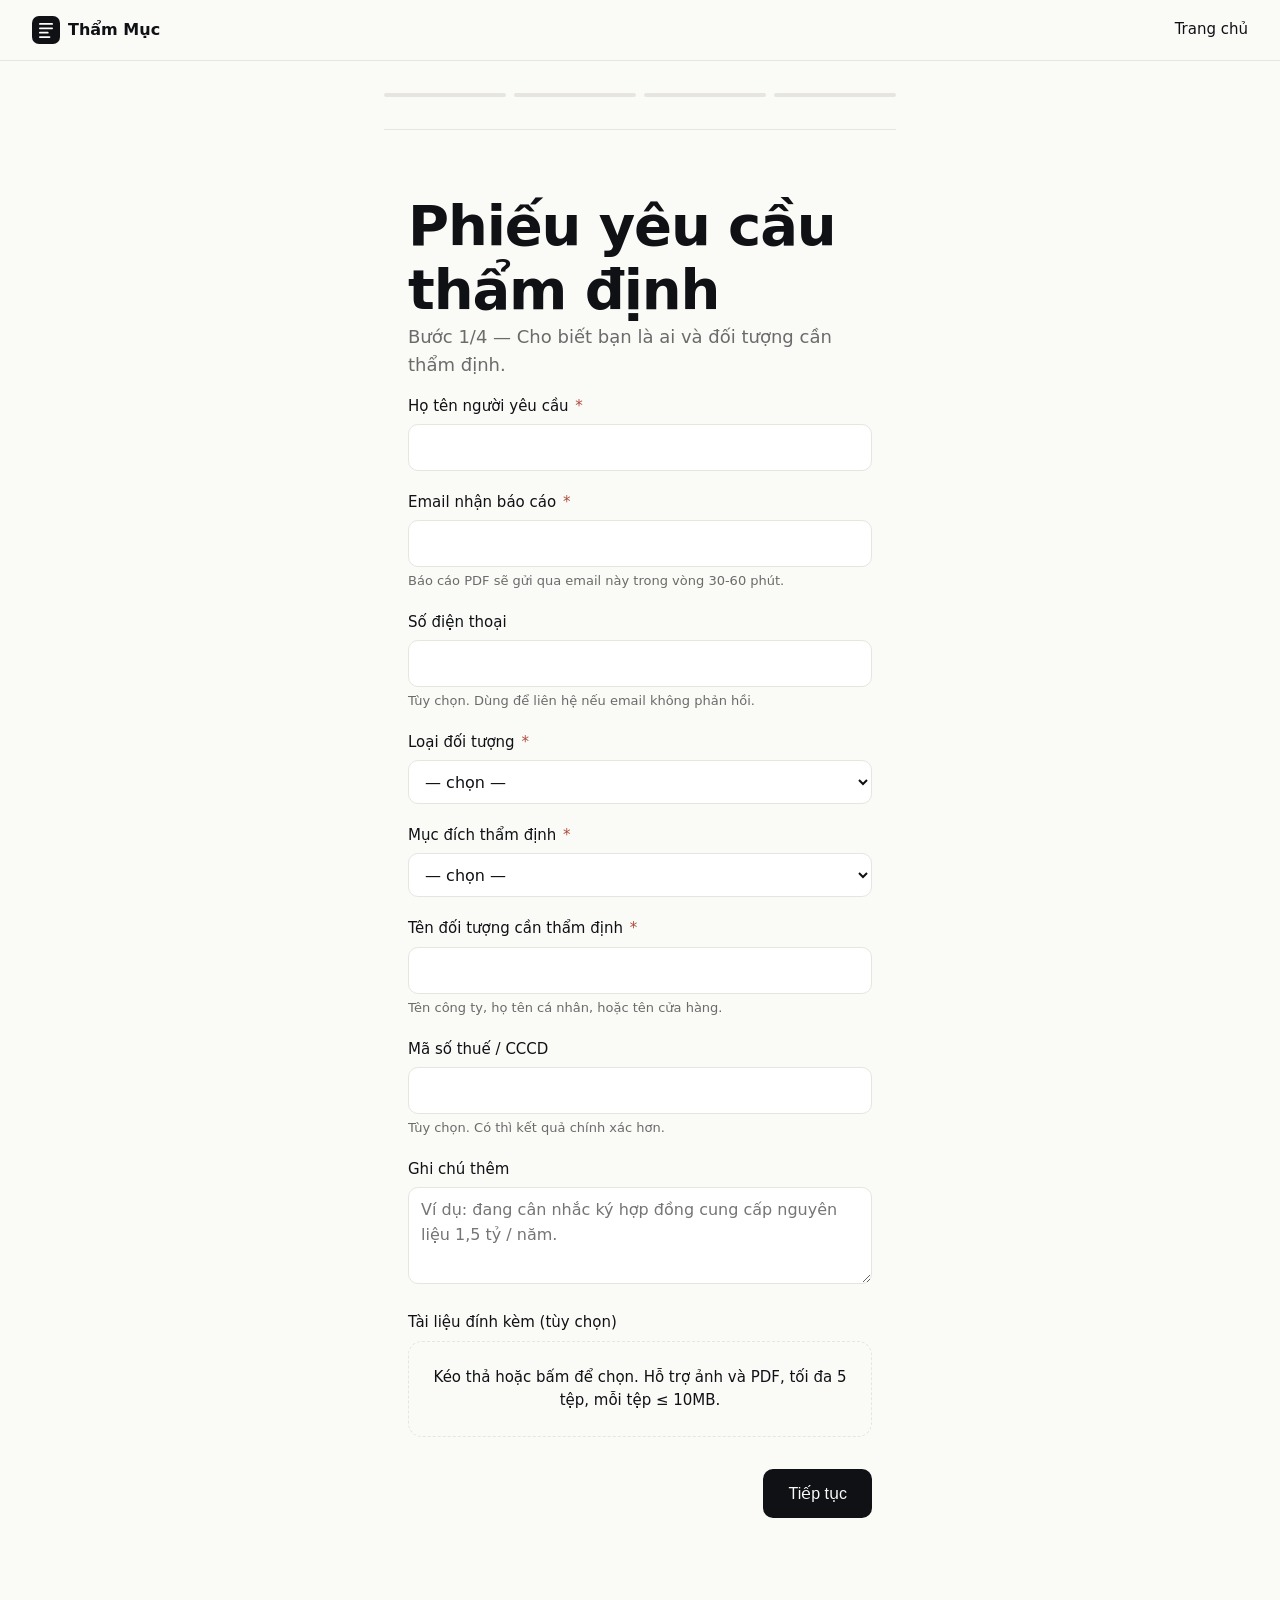
<file: thammy-muc/form/index.html>
<!doctype html>
<html lang="vi">
<head>
  <meta charset="utf-8">
  <meta name="viewport" content="width=device-width, initial-scale=1">
  <meta name="robots" content="noindex">
  <title>Yêu cầu thẩm định — Thẩm Mục</title>
  <link rel="stylesheet" href="../app.css">
  <style>
    .form { max-width: 36rem; margin: 0 auto; padding: 2rem var(--pad) 4rem; }
    .progress {
      display: flex;
      gap: .5rem;
      margin-bottom: 2rem;
    }
    .progress span {
      flex: 1;
      height: 4px;
      background: var(--line);
      border-radius: 2px;
    }
    .progress span.done { background: var(--accent); }
    .step { display: none; }
    .step.active { display: block; }
    .field { margin-bottom: 1.25rem; }
    label {
      display: block;
      font-weight: 500;
      margin-bottom: .375rem;
      font-size: .9375rem;
    }
    .req { color: var(--danger); margin-left: 2px; }
    .hint { display: block; color: var(--muted); font-size: .8125rem; margin-top: .25rem; }
    input[type="text"], input[type="email"], input[type="tel"], input[type="number"], input[type="datetime-local"], select, textarea {
      width: 100%;
      padding: .625rem .75rem;
      border: 1px solid var(--line);
      border-radius: var(--radius-sm);
      font: inherit;
      color: var(--fg);
      background: var(--surface);
      min-height: 2.75rem;
    }
    input:focus, select:focus, textarea:focus {
      outline: 2px solid var(--accent);
      outline-offset: 2px;
    }
    textarea { resize: vertical; min-height: 5rem; }
    .file-drop {
      border: 1.5px dashed var(--line);
      border-radius: var(--radius);
      padding: 1.5rem;
      text-align: center;
      cursor: pointer;
      background: transparent;
      transition: background 120ms;
    }
    .file-drop:hover, .file-drop.dragover { background: var(--surface); }
    .file-drop input { display: none; }
    .file-list { list-style: none; padding: 0; margin: .5rem 0 0; font-size: .875rem; }
    .file-list li { display: flex; justify-content: space-between; padding: .25rem 0; }
    .file-list button {
      background: none;
      border: none;
      color: var(--danger);
      cursor: pointer;
      font: inherit;
      padding: 0;
    }
    .error { color: var(--danger); font-size: .875rem; margin-top: .25rem; display: none; }
    .error.show { display: block; }
    .step-nav { display: flex; justify-content: space-between; gap: 1rem; margin-top: 2rem; }
    .confirm-grid {
      display: grid;
      gap: .75rem;
      background: var(--surface);
      border: 1px solid var(--line);
      border-radius: var(--radius);
      padding: 1.25rem;
    }
    .confirm-grid div { display: flex; justify-content: space-between; gap: 1rem; }
    .confirm-grid dt { color: var(--muted); }
    .confirm-grid dd { margin: 0; text-align: right; }
    .qr-box {
      background: var(--surface);
      border: 1px solid var(--line);
      border-radius: var(--radius);
      padding: 2rem;
      text-align: center;
    }
    .qr-box img { max-width: 240px; width: 100%; aspect-ratio: 1; }
    .qr-info { margin-top: 1rem; font-size: .9375rem; color: var(--muted); }
  </style>
</head>
<body>
  <a class="skip" href="#main">Bỏ qua</a>

  <header class="nav">
    <a href="../" class="brand">
      <svg width="28" height="28" viewBox="0 0 32 32" aria-hidden="true">
        <rect width="32" height="32" rx="8" fill="currentColor"/>
        <path d="M9 9h14M9 14h14M9 19h9M9 24h11" stroke="white" stroke-width="2" stroke-linecap="round"/>
      </svg>
      <strong>Thẩm Mục</strong>
    </a>
    <nav><a href="../">Trang chủ</a></nav>
  </header>

  <main id="main" class="form">
    <div class="progress" aria-label="Tiến độ">
      <span data-step="1"></span>
      <span data-step="2"></span>
      <span data-step="3"></span>
      <span data-step="4"></span>
    </div>

    <form id="form" novalidate>
      <section class="step active" data-step="1">
        <h1>Phiếu yêu cầu thẩm định</h1>
        <p class="lede">Bước 1/4 — Cho biết bạn là ai và đối tượng cần thẩm định.</p>

        <div class="field">
          <label for="requester_name">Họ tên người yêu cầu <span class="req">*</span></label>
          <input id="requester_name" name="requester_name" type="text" autocomplete="name" required>
          <span class="error" data-for="requester_name"></span>
        </div>

        <div class="field">
          <label for="requester_email">Email nhận báo cáo <span class="req">*</span></label>
          <input id="requester_email" name="requester_email" type="email" autocomplete="email" required>
          <span class="hint">Báo cáo PDF sẽ gửi qua email này trong vòng 30-60 phút.</span>
          <span class="error" data-for="requester_email"></span>
        </div>

        <div class="field">
          <label for="requester_phone">Số điện thoại</label>
          <input id="requester_phone" name="requester_phone" type="tel" autocomplete="tel" inputmode="tel">
          <span class="hint">Tùy chọn. Dùng để liên hệ nếu email không phản hồi.</span>
        </div>

        <div class="field">
          <label for="subject_type">Loại đối tượng <span class="req">*</span></label>
          <select id="subject_type" name="subject_type" required>
            <option value="">— chọn —</option>
            <option value="company">Công ty / doanh nghiệp</option>
            <option value="individual">Cá nhân</option>
            <option value="shop">Cửa hàng / hộ kinh doanh</option>
          </select>
        </div>

        <div class="field">
          <label for="purpose">Mục đích thẩm định <span class="req">*</span></label>
          <select id="purpose" name="purpose" required>
            <option value="">— chọn —</option>
            <option value="contract">Ký hợp đồng</option>
            <option value="investment">Góp vốn / đầu tư</option>
            <option value="partnership">Hợp tác làm ăn</option>
            <option value="loan">Cho vay / vay</option>
            <option value="other">Khác</option>
          </select>
        </div>

        <div class="field">
          <label for="subject_name">Tên đối tượng cần thẩm định <span class="req">*</span></label>
          <input id="subject_name" name="subject_name" type="text" required>
          <span class="hint">Tên công ty, họ tên cá nhân, hoặc tên cửa hàng.</span>
          <span class="error" data-for="subject_name"></span>
        </div>

        <div class="field">
          <label for="subject_taxcode">Mã số thuế / CCCD</label>
          <input id="subject_taxcode" name="subject_taxcode" type="text">
          <span class="hint">Tùy chọn. Có thì kết quả chính xác hơn.</span>
        </div>

        <div class="field">
          <label for="notes">Ghi chú thêm</label>
          <textarea id="notes" name="notes" rows="3" placeholder="Ví dụ: đang cân nhắc ký hợp đồng cung cấp nguyên liệu 1,5 tỷ / năm."></textarea>
        </div>

        <div class="field">
          <label>Tài liệu đính kèm (tùy chọn)</label>
          <label class="file-drop" id="drop">
            <input type="file" name="files" id="files" accept="image/*,.pdf" multiple>
            <span>Kéo thả hoặc bấm để chọn. Hỗ trợ ảnh và PDF, tối đa 5 tệp, mỗi tệp ≤ 10MB.</span>
          </label>
          <ul class="file-list" id="fileList" aria-live="polite"></ul>
        </div>

        <div class="step-nav">
          <span></span>
          <button class="btn primary lg" type="button" data-action="next">Tiếp tục</button>
        </div>
      </section>

      <section class="step" data-step="2">
        <h1>Xác nhận thông tin</h1>
        <p class="lede">Bước 2/4 — Kiểm tra lại trước khi gửi. Bạn có thể quay lại sửa.</p>

        <dl class="confirm-grid" id="confirm"></dl>

        <div class="step-nav">
          <button class="btn ghost" type="button" data-action="prev">Quay lại</button>
          <button class="btn primary lg" type="button" data-action="next">Gửi yêu cầu</button>
        </div>
      </section>

      <section class="step" data-step="3">
        <h1>Chuyển khoản 500.000đ</h1>
        <p class="lede">Bước 3/4 — Quét QR hoặc chuyển khoản thủ công. Báo cáo sẽ được gửi sau khi nhận được thanh toán.</p>

        <div class="qr-box">
          <img id="qr" alt="Mã QR chuyển khoản" width="240" height="240">
          <p><b id="refCode">—</b></p>
          <p class="qr-info">
            Ngân hàng: <span id="bank">—</span><br>
            Số tài khoản: <span id="account">—</span><br>
            Chủ tài khoản: <span id="accountName">—</span><br>
            Số tiền: <b>500.000đ</b><br>
            Nội dung: <b id="memo">—</b>
          </p>
        </div>

        <div class="step-nav">
          <button class="btn ghost" type="button" data-action="prev">Quay lại</button>
          <button class="btn primary lg" type="button" data-action="next">Tôi đã chuyển khoản</button>
        </div>
      </section>

      <section class="step" data-step="4">
        <h1>Đã nhận yêu cầu</h1>
        <p class="lede">Bước 4/4 — Báo cáo sẽ được gửi qua email trong 30-60 phút. Bạn có thể đóng trang này.</p>

        <p>Mã theo dõi: <b id="caseId">—</b></p>
        <p>Bạn sẽ nhận được email từ <b>apps@mtholding.vn</b> khi báo cáo sẵn sàng.</p>
        <p>Có thắc mắc? Gửi email <a href="mailto:apps@mtholding.vn">apps@mtholding.vn</a>.</p>
      </section>
    </form>
  </main>

  <script>
    const S = { step: 1, data: {}, files: [], caseId: null };

    const $ = (s, r = document) => r.querySelector(s);
    const $$ = (s, r = document) => Array.from(r.querySelectorAll(s));

    function showStep(n) {
      S.step = n;
      $$('.step').forEach(el => el.classList.toggle('active', Number(el.dataset.step) === n));
      $$('.progress span').forEach(el => el.classList.toggle('done', Number(el.dataset.step) <= n));
      window.scrollTo({ top: 0, behavior: 'instant' });
    }

    function setError(name, msg) {
      const el = $(`.error[data-for="${name}"]`);
      if (el) { el.textContent = msg; el.classList.toggle('show', Boolean(msg)); }
    }

    function validateStep1() {
      let ok = true;
      ['requester_name', 'requester_email', 'subject_name'].forEach(name => {
        const v = $(`#${name}`).value.trim();
        if (!v) { setError(name, 'Trường này bắt buộc.'); ok = false; } else setError(name, '');
      });
      const email = $('#requester_email').value.trim();
      if (email && !/^[^\s@]+@[^\s@]+\.[^\s@]+$/.test(email)) {
        setError('requester_email', 'Email chưa đúng định dạng.'); ok = false;
      }
      const subjectType = $('#subject_type').value;
      const purpose = $('#purpose').value;
      if (!subjectType) { setError('subject_type', 'Vui lòng chọn.'); ok = false; } else setError('subject_type', '');
      if (!purpose) { setError('purpose', 'Vui lòng chọn.'); ok = false; } else setError('purpose', '');
      return ok;
    }

    function collectData() {
      S.data = {
        requester_name: $('#requester_name').value.trim(),
        requester_email: $('#requester_email').value.trim(),
        requester_phone: $('#requester_phone').value.trim(),
        subject_type: $('#subject_type').value,
        purpose: $('#purpose').value,
        subject_name: $('#subject_name').value.trim(),
        subject_taxcode: $('#subject_taxcode').value.trim(),
        notes: $('#notes').value.trim(),
      };
    }

    function renderConfirm() {
      const labels = {
        requester_name: 'Người yêu cầu',
        requester_email: 'Email',
        requester_phone: 'Điện thoại',
        subject_type: 'Loại đối tượng',
        purpose: 'Mục đích',
        subject_name: 'Tên đối tượng',
        subject_taxcode: 'MST/CCCD',
        notes: 'Ghi chú',
      };
      const subjectTypeLabel = { company: 'Công ty', individual: 'Cá nhân', shop: 'Cửa hàng' };
      const purposeLabel = { contract: 'Ký HĐ', investment: 'Góp vốn', partnership: 'Hợp tác', loan: 'Cho vay', other: 'Khác' };
      const dl = $('#confirm');
      dl.innerHTML = '';
      Object.entries(S.data).forEach(([k, v]) => {
        let display = v || '—';
        if (k === 'subject_type') display = subjectTypeLabel[v] || '—';
        if (k === 'purpose') display = purposeLabel[v] || '—';
        const wrap = document.createElement('div');
        wrap.innerHTML = `<dt>${labels[k]}</dt><dd>${escapeHtml(display)}</dd>`;
        dl.appendChild(wrap);
      });
      if (S.files.length) {
        const wrap = document.createElement('div');
        wrap.innerHTML = `<dt>Tệp đính kèm</dt><dd>${S.files.length} tệp</dd>`;
        dl.appendChild(wrap);
      }
    }

    function escapeHtml(s) {
      return String(s).replace(/[&<>"']/g, c => ({ '&': '&amp;', '<': '&lt;', '>': '&gt;', '"': '&quot;', "'": '&#39;' }[c]));
    }

    async function submitCase() {
      try {
        // Smart routing: auto-detect subject_type from name pattern + taxcode
        const _name = S.data.subject_name || '';
        const _tax = (S.data.subject_taxcode || '').replace(/\D/g, '');
        const _words = _name.trim().split(/\s+/);
        const _vietnamese = /[àáảãạăắằẳẵặâấầẩẫậèéẻẽẹêếềểễệìíỉĩịòóỏõọôốồổỗộơớờởỡợùúủũụưứừửữựỳýỷỹỵđ]/i.test(_name);
        let _detected = S.data.subject_type;
        // Tax code 10-13 digits = company/shop; 9-12 digits = individual CCCD
        if (_tax.length >= 10) {
          _detected = 'company';
        } else if (_tax.length >= 9 && _tax.length < 10) {
          _detected = 'individual';
        } else if (_words.length >= 3 && _vietnamese) {
          _detected = 'individual';
        }
        if (_detected !== S.data.subject_type) {
          console.log('[smart-route]', _name, 'tax=', _tax, '-> override', S.data.subject_type, 'to', _detected);
          S.data.subject_type = _detected;
        }
        
        const payload = { ...S.data };
        if (S.files.length) {
          payload.files = S.files.map(f => ({ name: f.name, size: f.size, type: f.type }));
        }
        const res = await fetch('https://crawbot-master-9.taild7e69a.ts.net:8953/submit', {
          method: 'POST',
          headers: { 'Content-Type': 'application/json' },
          body: JSON.stringify(payload)
        });
        if (!res.ok) {
          const err = await res.json().catch(() => ({ detail: 'Lỗi không xác định.' }));
          alert('Gửi thất bại: ' + (err.detail || res.status));
          return false;
        }
        const json = await res.json();
        S.caseId = json.case_id;
        $('#caseId').textContent = json.case_id;
        $('#refCode').textContent = json.ref_code;
        $('#bank').textContent = json.bank;
        $('#account').textContent = json.account;
        $('#accountName').textContent = json.account_name;
        $('#memo').textContent = json.memo;
        $('#qr').src = json.qr_url;
        return true;
      } catch (e) {
        alert('Lỗi kết nối: ' + e.message);
        return false;
      }
    }

    $('#files').addEventListener('change', e => {
      const newFiles = Array.from(e.target.files);
      newFiles.forEach(f => {
        if (f.size > 10 * 1024 * 1024) { alert(`${f.name} quá lớn (>10MB).`); return; }
        S.files.push(f);
      });
      if (S.files.length > 5) { alert('Tối đa 5 tệp.'); S.files = S.files.slice(0, 5); }
      renderFiles();
    });

    function renderFiles() {
      const ul = $('#fileList');
      ul.innerHTML = '';
      S.files.forEach((f, i) => {
        const li = document.createElement('li');
        li.innerHTML = `<span>${escapeHtml(f.name)} <small>(${(f.size/1024).toFixed(0)} KB)</small></span><button type="button" data-i="${i}">xóa</button>`;
        li.querySelector('button').onclick = () => { S.files.splice(i, 1); renderFiles(); };
        ul.appendChild(li);
      });
    }

    const drop = $('#drop');
    drop.addEventListener('dragover', e => { e.preventDefault(); drop.classList.add('dragover'); });
    drop.addEventListener('dragleave', () => drop.classList.remove('dragover'));
    drop.addEventListener('drop', e => {
      e.preventDefault();
      drop.classList.remove('dragover');
      const newFiles = Array.from(e.dataTransfer.files);
      newFiles.forEach(f => {
        if (f.size > 10 * 1024 * 1024) return;
        S.files.push(f);
      });
      if (S.files.length > 5) S.files = S.files.slice(0, 5);
      renderFiles();
    });

    document.addEventListener('click', async e => {
      const action = e.target.dataset.action;
      if (!action) return;
      if (action === 'next') {
        if (S.step === 1) {
          if (!validateStep1()) return;
          collectData();
          renderConfirm();
          showStep(2);
        } else if (S.step === 2) {
          const ok = await submitCase();
          if (ok) showStep(3);
        } else if (S.step === 3) {
          showStep(4);
        }
      } else if (action === 'prev') {
        if (S.step > 1) showStep(S.step - 1);
      }
    });
  </script>
</body>
</html>
</file>
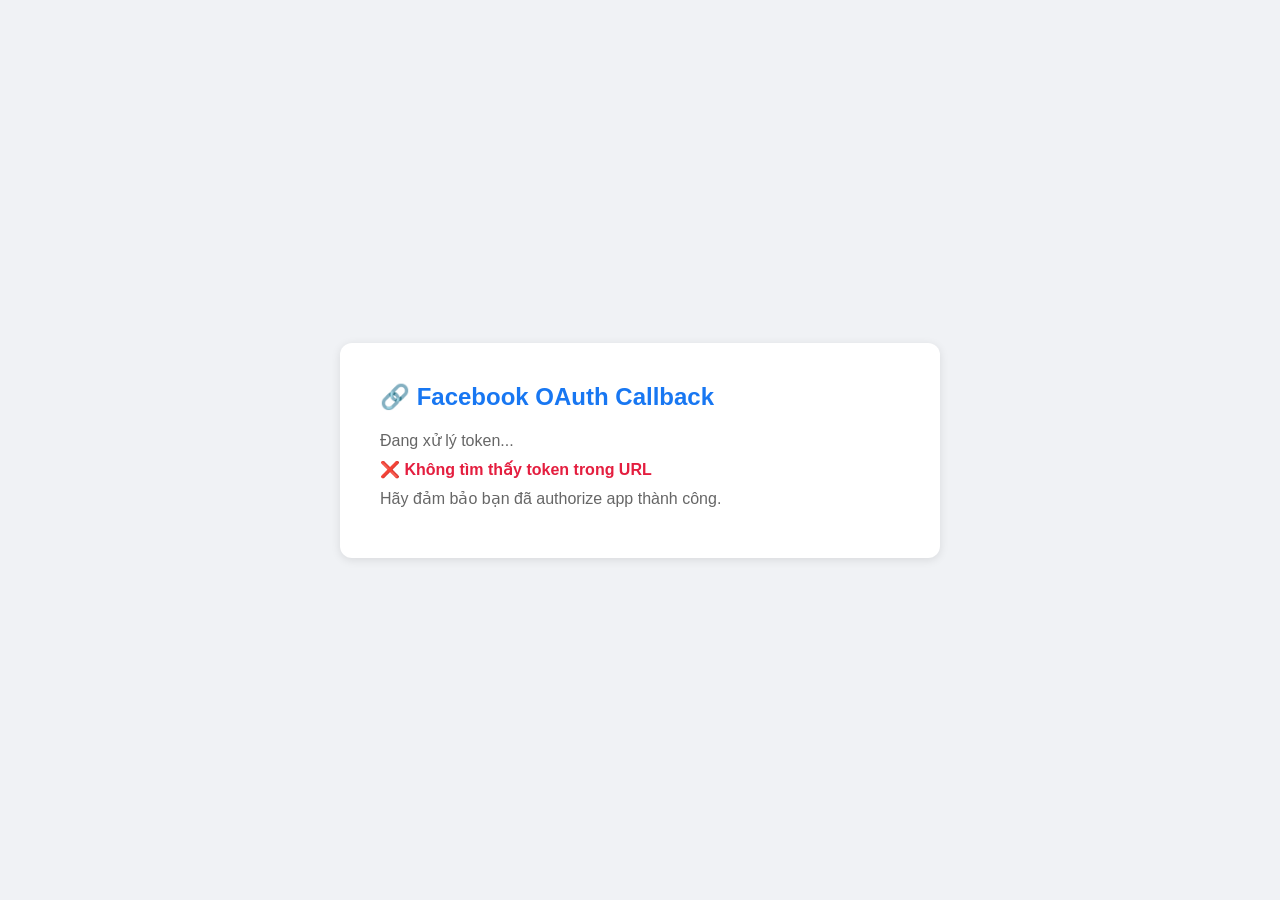
<file: fb-callback.html>
<!DOCTYPE html>
<html lang="vi">
<head>
    <meta charset="UTF-8">
    <meta name="viewport" content="width=device-width, initial-scale=1.0">
    <title>Facebook OAuth Callback</title>
    <style>
        * { margin: 0; padding: 0; box-sizing: border-box; }
        body { font-family: -apple-system, BlinkMacSystemFont, 'Segoe UI', sans-serif; background: #f0f2f5; min-height: 100vh; display: flex; align-items: center; justify-content: center; }
        .container { background: white; border-radius: 12px; padding: 40px; max-width: 600px; width: 90%; box-shadow: 0 2px 10px rgba(0,0,0,0.1); }
        h1 { color: #1877f2; margin-bottom: 20px; font-size: 24px; }
        .token-box { background: #f5f5f5; border: 1px solid #ddd; border-radius: 8px; padding: 15px; word-break: break-all; font-family: monospace; font-size: 12px; margin: 15px 0; max-height: 150px; overflow-y: auto; }
        .btn { background: #1877f2; color: white; border: none; padding: 12px 24px; border-radius: 8px; cursor: pointer; font-size: 16px; margin: 5px; }
        .btn:hover { background: #166fe5; }
        .btn-success { background: #42b72a; }
        .btn-success:hover { background: #36a420; }
        .info { color: #666; margin: 10px 0; }
        .success { color: #42b72a; font-weight: bold; }
        .error { color: #e41e3f; font-weight: bold; }
        #result { margin-top: 20px; }
    </style>
</head>
<body>
    <div class="container">
        <h1>🔗 Facebook OAuth Callback</h1>
        <p class="info">Đang xử lý token...</p>

        <div id="result">
            <div class="token-box" id="tokenDisplay">Đang tải...</div>
            <p class="info">Token length: <span id="tokenLength">0</span> chars</p>
            <button class="btn" onclick="copyToken()">📋 Copy Token</button>
            <button class="btn btn-success" onclick="window.close()">✅ Đóng</button>
        </div>

        <div id="error" style="display:none;">
            <p class="error">❌ Không tìm thấy token trong URL</p>
            <p class="info">Hãy đảm bảo bạn đã authorize app thành công.</p>
        </div>
    </div>

    <script>
        // Extract token from URL fragment (#access_token=...)
        const hash = window.location.hash.substring(1);
        const params = new URLSearchParams(hash);
        const accessToken = params.get('access_token');

        if (accessToken) {
            document.getElementById('tokenDisplay').textContent = accessToken;
            document.getElementById('tokenLength').textContent = accessToken.length;
            document.getElementById('result').style.display = 'block';
            document.getElementById('error').style.display = 'none';

            // Auto-copy to clipboard
            navigator.clipboard.writeText(accessToken).then(() => {
                document.querySelector('.info').innerHTML = '<span class="success">✅ Token đã được copy vào clipboard!</span>';
            }).catch(() => {
                document.querySelector('.info').innerHTML = '<span class="info">Token đã được hiển thị bên dưới. Hãy copy thủ công.</span>';
            });
        } else {
            document.getElementById('result').style.display = 'none';
            document.getElementById('error').style.display = 'block';
        }

        function copyToken() {
            navigator.clipboard.writeText(accessToken).then(() => {
                alert('✅ Token đã copy!');
            }).catch(() => {
                // Fallback
                const textarea = document.createElement('textarea');
                textarea.value = accessToken;
                document.body.appendChild(textarea);
                textarea.select();
                document.execCommand('copy');
                document.body.removeChild(textarea);
                alert('✅ Token đã copy!');
            });
        }
    </script>
</body>
</html>
</file>
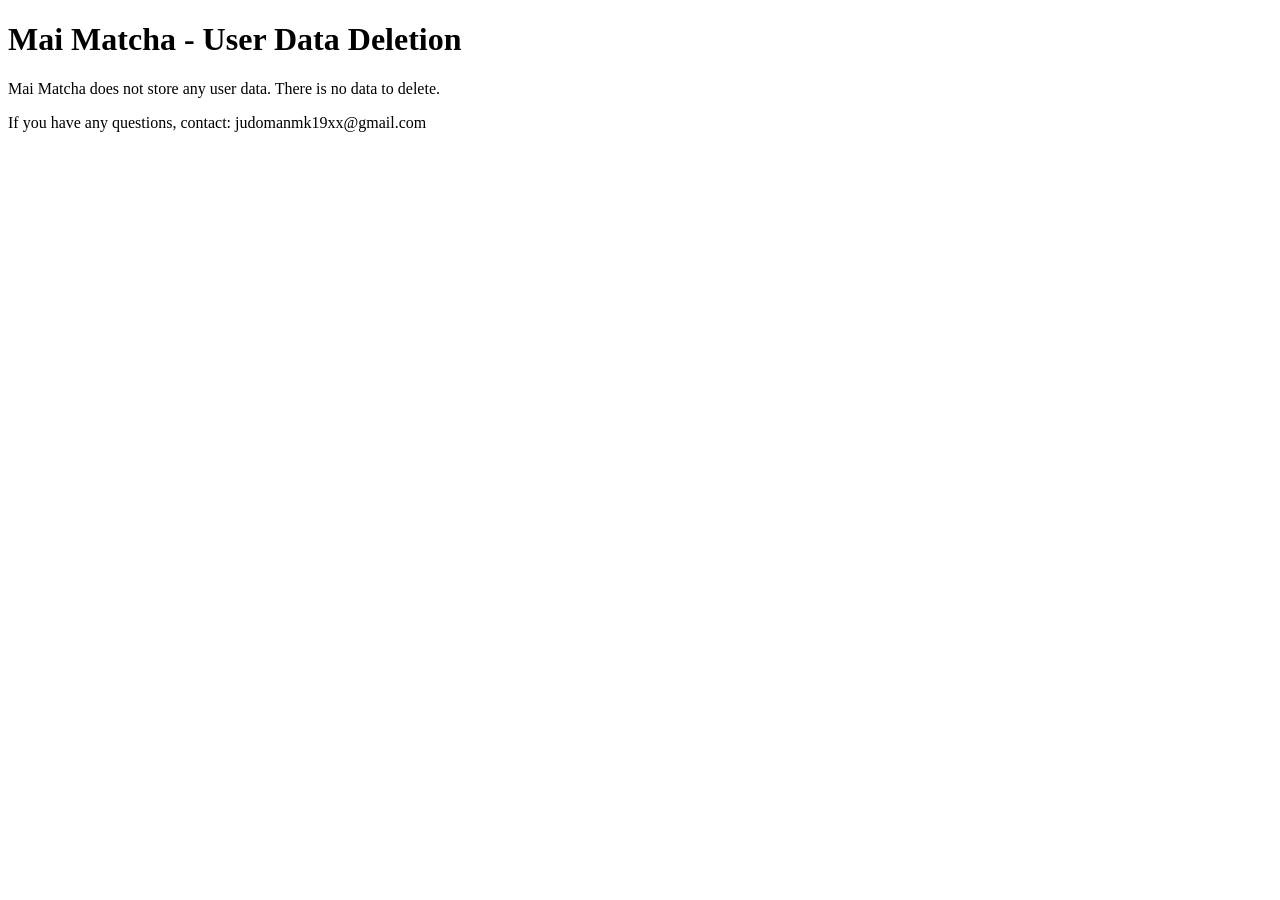
<file: mai-matcha-delete.html>
<!DOCTYPE html>
<html><head><meta charset="UTF-8"><title>Mai Matcha - Data Deletion</title></head>
<body>
<h1>Mai Matcha - User Data Deletion</h1>
<p>Mai Matcha does not store any user data. There is no data to delete.</p>
<p>If you have any questions, contact: judomanmk19xx@gmail.com</p>
</body></html>
</file>
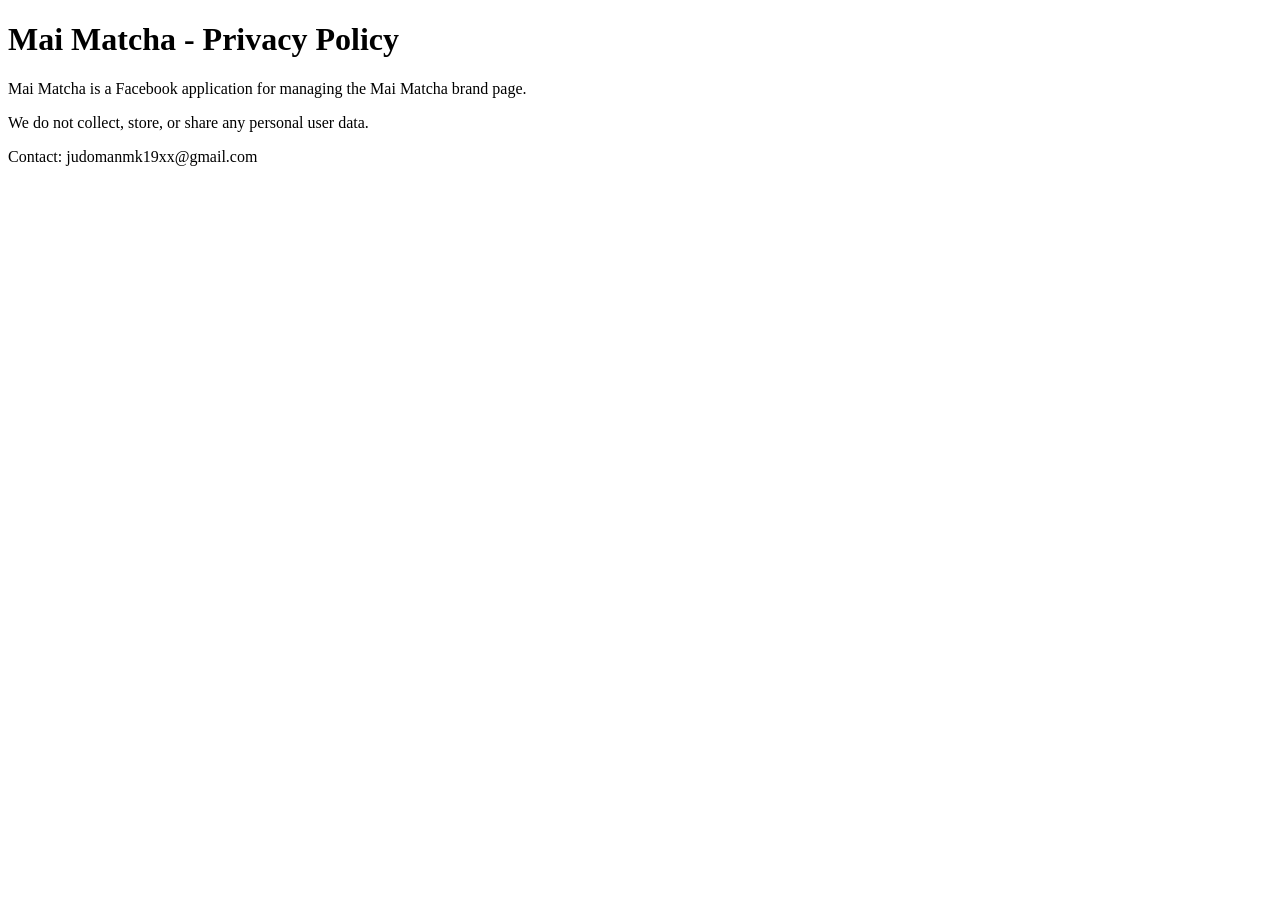
<file: mai-matcha-privacy.html>
<!DOCTYPE html>
<html><head><meta charset="UTF-8"><title>Mai Matcha - Privacy Policy</title></head>
<body>
<h1>Mai Matcha - Privacy Policy</h1>
<p>Mai Matcha is a Facebook application for managing the Mai Matcha brand page.</p>
<p>We do not collect, store, or share any personal user data.</p>
<p>Contact: judomanmk19xx@gmail.com</p>
</body></html>
</file>
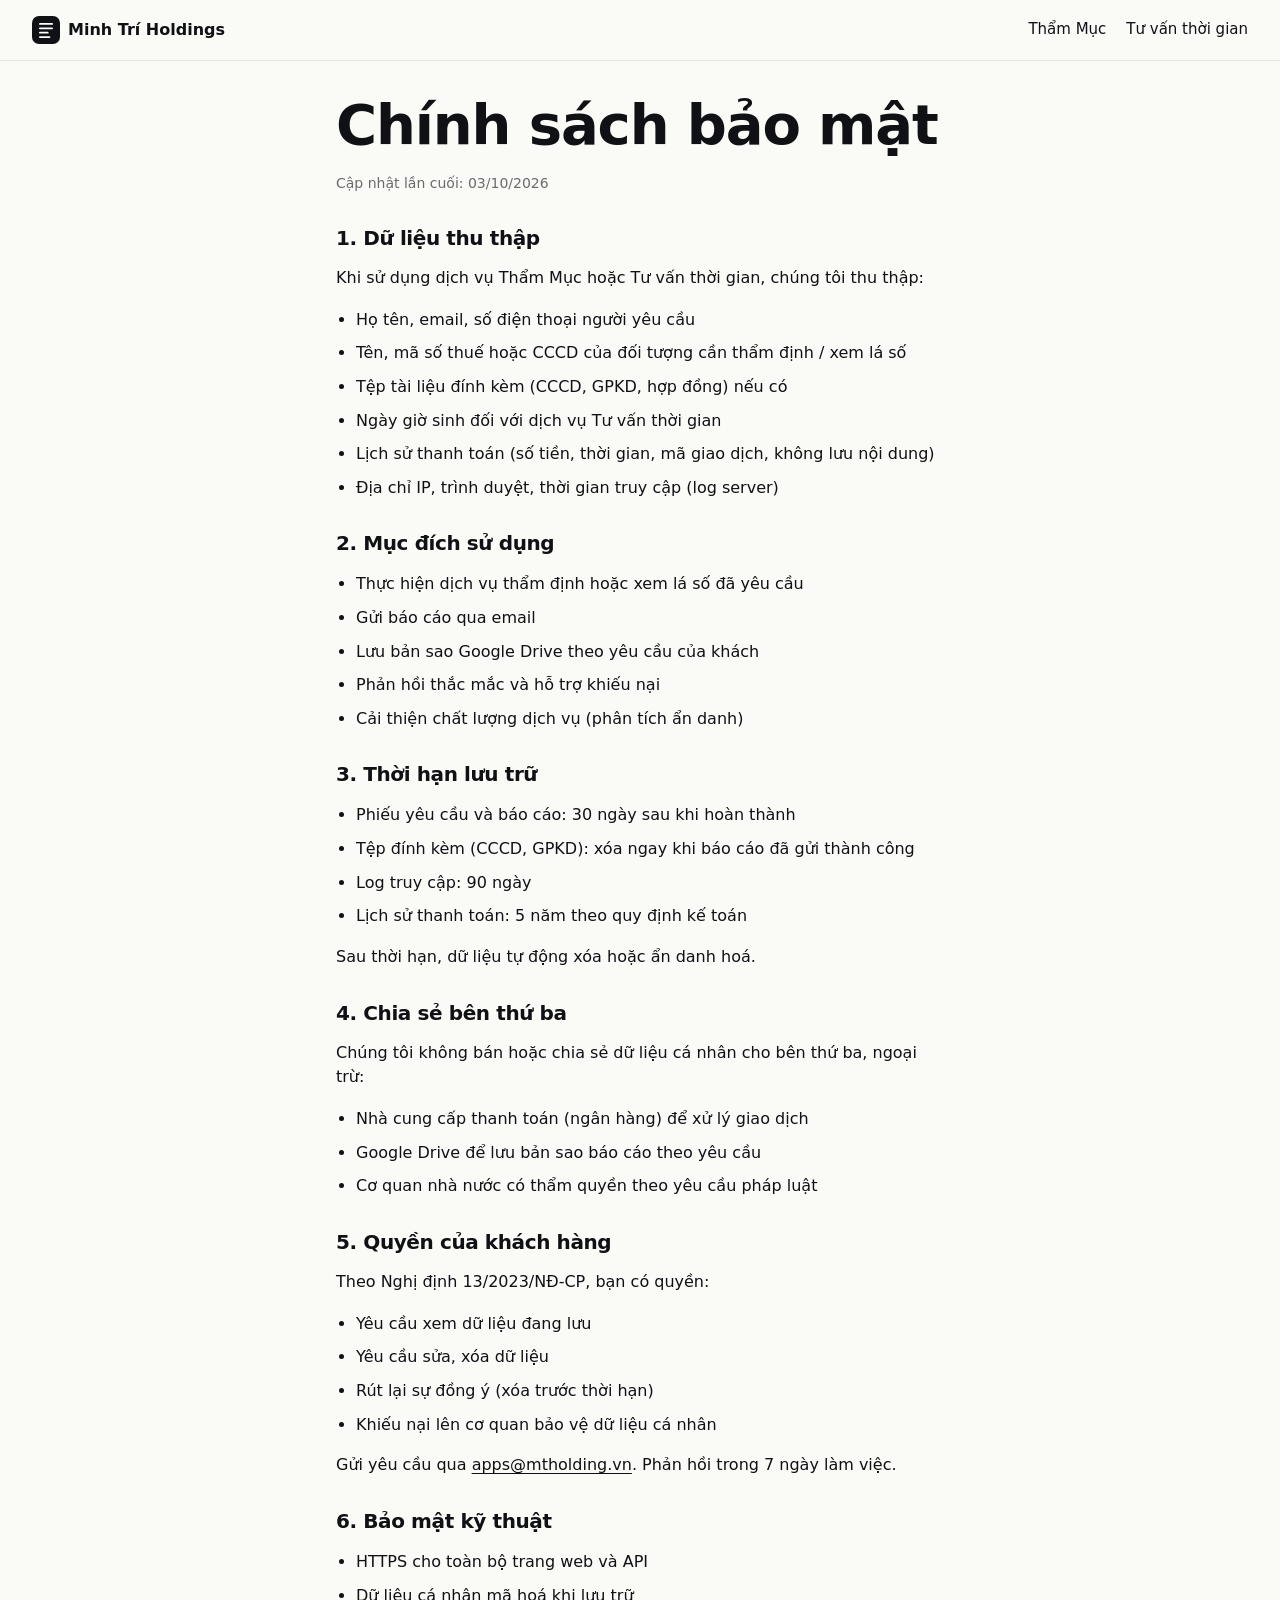
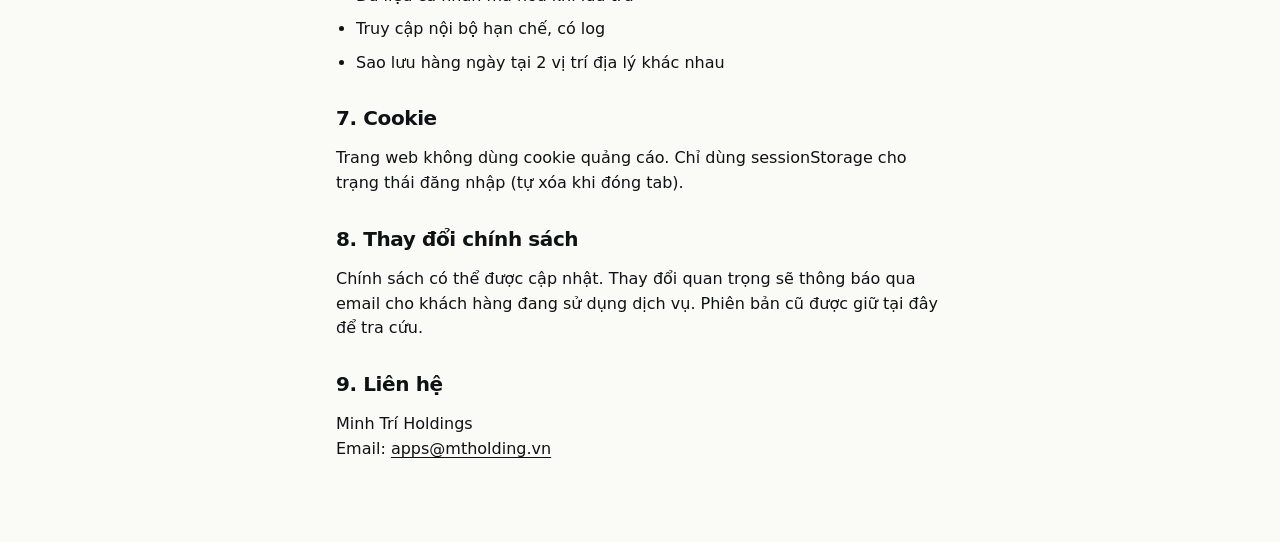
<file: privacy.html>
<!doctype html>
<html lang="vi">
<head>
  <meta charset="utf-8">
  <meta name="viewport" content="width=device-width, initial-scale=1">
  <meta name="robots" content="index,follow">
  <title>Chính sách bảo mật — Minh Trí Holdings</title>
  <link rel="stylesheet" href="thammy-muc/app.css">
  <style>
    main { max-width: 42rem; margin: 0 auto; padding: 2rem var(--pad) 4rem; }
    h1 { margin-bottom: 1rem; }
    h2 { margin-top: 2rem; font-size: 1.25rem; }
    .meta { color: var(--muted); font-size: .875rem; margin-bottom: 2rem; }
    ul { padding-left: 1.25rem; }
    li { margin-bottom: .5rem; line-height: 1.6; }
  </style>
</head>
<body>
  <header class="nav">
    <a href="thammy-muc/" class="brand">
      <svg width="28" height="28" viewBox="0 0 32 32" aria-hidden="true">
        <rect width="32" height="32" rx="8" fill="currentColor"/>
        <path d="M9 9h14M9 14h14M9 19h9M9 24h11" stroke="white" stroke-width="2" stroke-linecap="round"/>
      </svg>
      <strong>Minh Trí Holdings</strong>
    </a>
    <nav>
      <a href="thammy-muc/">Thẩm Mục</a>
      <a href="phong-thuy/">Tư vấn thời gian</a>
    </nav>
  </header>

  <main>
    <h1>Chính sách bảo mật</h1>
    <p class="meta">Cập nhật lần cuối: 03/10/2026</p>

    <h2>1. Dữ liệu thu thập</h2>
    <p>Khi sử dụng dịch vụ Thẩm Mục hoặc Tư vấn thời gian, chúng tôi thu thập:</p>
    <ul>
      <li>Họ tên, email, số điện thoại người yêu cầu</li>
      <li>Tên, mã số thuế hoặc CCCD của đối tượng cần thẩm định / xem lá số</li>
      <li>Tệp tài liệu đính kèm (CCCD, GPKD, hợp đồng) nếu có</li>
      <li>Ngày giờ sinh đối với dịch vụ Tư vấn thời gian</li>
      <li>Lịch sử thanh toán (số tiền, thời gian, mã giao dịch, không lưu nội dung)</li>
      <li>Địa chỉ IP, trình duyệt, thời gian truy cập (log server)</li>
    </ul>

    <h2>2. Mục đích sử dụng</h2>
    <ul>
      <li>Thực hiện dịch vụ thẩm định hoặc xem lá số đã yêu cầu</li>
      <li>Gửi báo cáo qua email</li>
      <li>Lưu bản sao Google Drive theo yêu cầu của khách</li>
      <li>Phản hồi thắc mắc và hỗ trợ khiếu nại</li>
      <li>Cải thiện chất lượng dịch vụ (phân tích ẩn danh)</li>
    </ul>

    <h2>3. Thời hạn lưu trữ</h2>
    <ul>
      <li>Phiếu yêu cầu và báo cáo: 30 ngày sau khi hoàn thành</li>
      <li>Tệp đính kèm (CCCD, GPKD): xóa ngay khi báo cáo đã gửi thành công</li>
      <li>Log truy cập: 90 ngày</li>
      <li>Lịch sử thanh toán: 5 năm theo quy định kế toán</li>
    </ul>
    <p>Sau thời hạn, dữ liệu tự động xóa hoặc ẩn danh hoá.</p>

    <h2>4. Chia sẻ bên thứ ba</h2>
    <p>Chúng tôi không bán hoặc chia sẻ dữ liệu cá nhân cho bên thứ ba, ngoại trừ:</p>
    <ul>
      <li>Nhà cung cấp thanh toán (ngân hàng) để xử lý giao dịch</li>
      <li>Google Drive để lưu bản sao báo cáo theo yêu cầu</li>
      <li>Cơ quan nhà nước có thẩm quyền theo yêu cầu pháp luật</li>
    </ul>

    <h2>5. Quyền của khách hàng</h2>
    <p>Theo Nghị định 13/2023/NĐ-CP, bạn có quyền:</p>
    <ul>
      <li>Yêu cầu xem dữ liệu đang lưu</li>
      <li>Yêu cầu sửa, xóa dữ liệu</li>
      <li>Rút lại sự đồng ý (xóa trước thời hạn)</li>
      <li>Khiếu nại lên cơ quan bảo vệ dữ liệu cá nhân</li>
    </ul>
    <p>Gửi yêu cầu qua <a href="mailto:apps@mtholding.vn">apps@mtholding.vn</a>. Phản hồi trong 7 ngày làm việc.</p>

    <h2>6. Bảo mật kỹ thuật</h2>
    <ul>
      <li>HTTPS cho toàn bộ trang web và API</li>
      <li>Dữ liệu cá nhân mã hoá khi lưu trữ</li>
      <li>Truy cập nội bộ hạn chế, có log</li>
      <li>Sao lưu hàng ngày tại 2 vị trí địa lý khác nhau</li>
    </ul>

    <h2>7. Cookie</h2>
    <p>Trang web không dùng cookie quảng cáo. Chỉ dùng sessionStorage cho trạng thái đăng nhập (tự xóa khi đóng tab).</p>

    <h2>8. Thay đổi chính sách</h2>
    <p>Chính sách có thể được cập nhật. Thay đổi quan trọng sẽ thông báo qua email cho khách hàng đang sử dụng dịch vụ. Phiên bản cũ được giữ tại đây để tra cứu.</p>

    <h2>9. Liên hệ</h2>
    <p>Minh Trí Holdings<br>
    Email: <a href="mailto:apps@mtholding.vn">apps@mtholding.vn</a></p>
  </main>
</body>
</html>
</file>
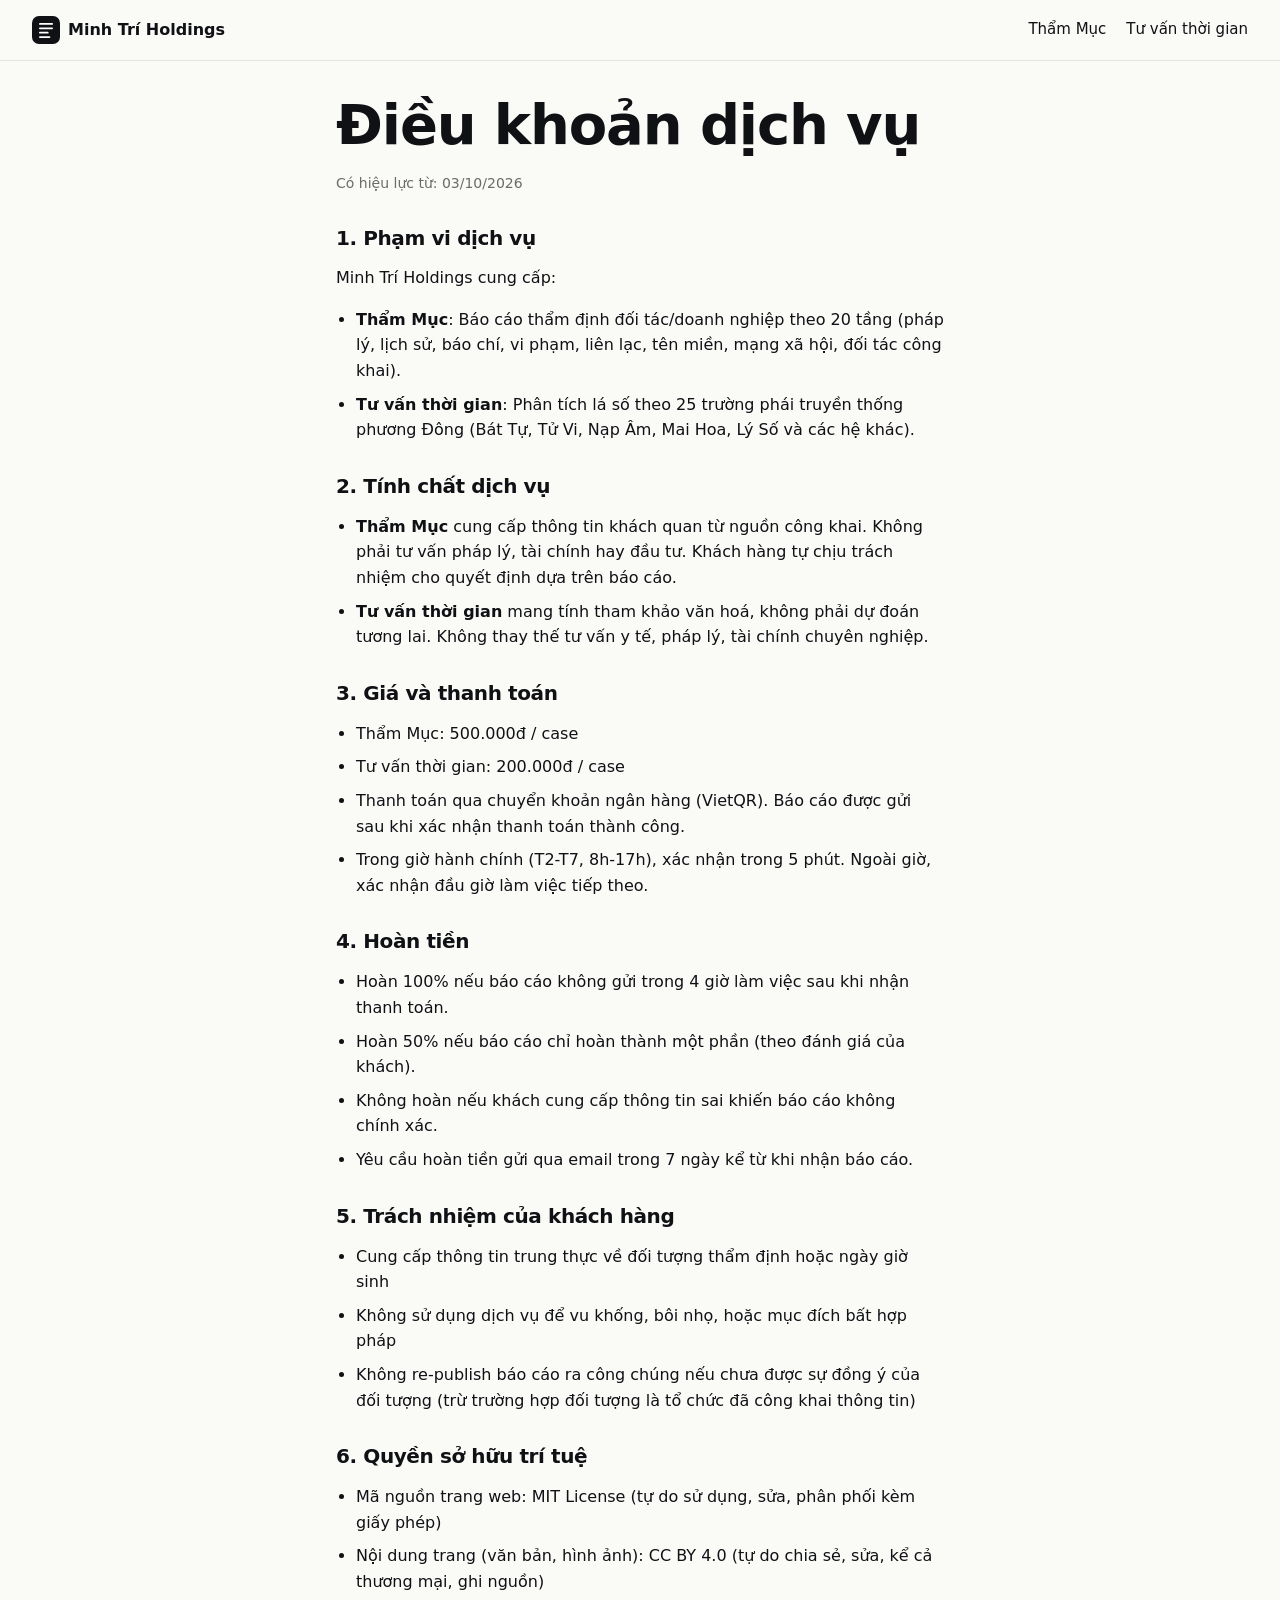
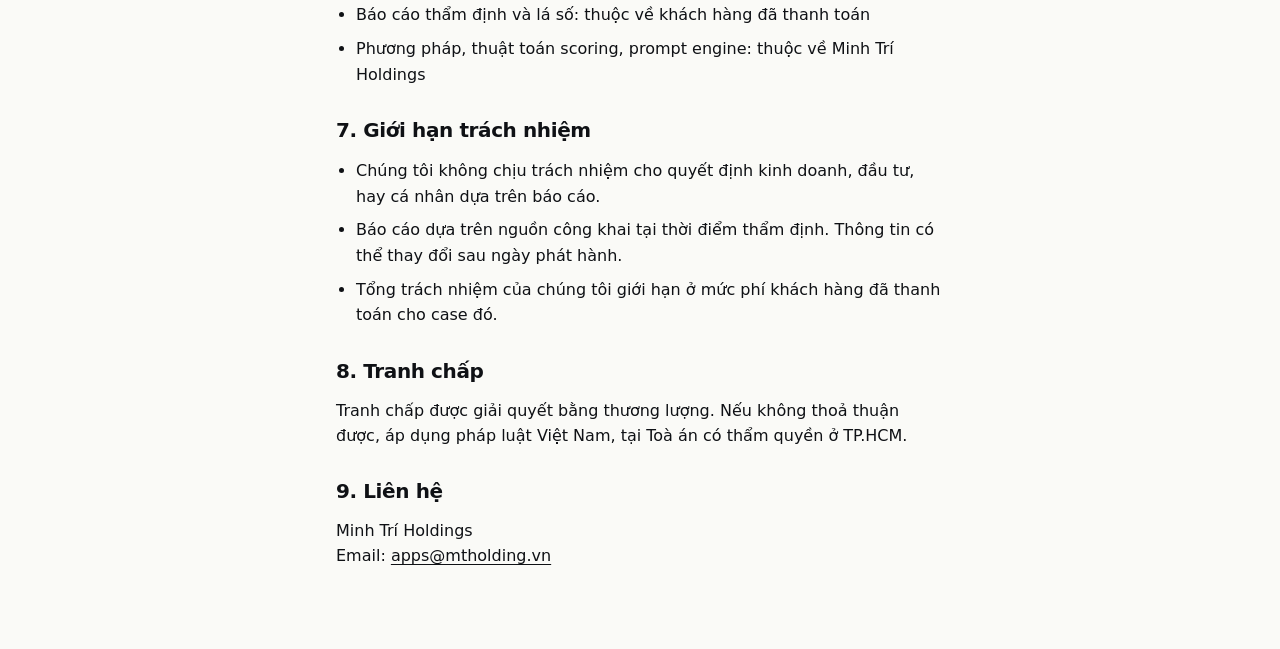
<file: terms.html>
<!doctype html>
<html lang="vi">
<head>
  <meta charset="utf-8">
  <meta name="viewport" content="width=device-width, initial-scale=1">
  <meta name="robots" content="index,follow">
  <title>Điều khoản dịch vụ — Minh Trí Holdings</title>
  <link rel="stylesheet" href="thammy-muc/app.css">
  <style>
    main { max-width: 42rem; margin: 0 auto; padding: 2rem var(--pad) 4rem; }
    h1 { margin-bottom: 1rem; }
    h2 { margin-top: 2rem; font-size: 1.25rem; }
    .meta { color: var(--muted); font-size: .875rem; margin-bottom: 2rem; }
    ul { padding-left: 1.25rem; }
    li { margin-bottom: .5rem; line-height: 1.6; }
  </style>
</head>
<body>
  <header class="nav">
    <a href="thammy-muc/" class="brand">
      <svg width="28" height="28" viewBox="0 0 32 32" aria-hidden="true">
        <rect width="32" height="32" rx="8" fill="currentColor"/>
        <path d="M9 9h14M9 14h14M9 19h9M9 24h11" stroke="white" stroke-width="2" stroke-linecap="round"/>
      </svg>
      <strong>Minh Trí Holdings</strong>
    </a>
    <nav>
      <a href="thammy-muc/">Thẩm Mục</a>
      <a href="phong-thuy/">Tư vấn thời gian</a>
    </nav>
  </header>

  <main>
    <h1>Điều khoản dịch vụ</h1>
    <p class="meta">Có hiệu lực từ: 03/10/2026</p>

    <h2>1. Phạm vi dịch vụ</h2>
    <p>Minh Trí Holdings cung cấp:</p>
    <ul>
      <li><b>Thẩm Mục</b>: Báo cáo thẩm định đối tác/doanh nghiệp theo 20 tầng (pháp lý, lịch sử, báo chí, vi phạm, liên lạc, tên miền, mạng xã hội, đối tác công khai).</li>
      <li><b>Tư vấn thời gian</b>: Phân tích lá số theo 25 trường phái truyền thống phương Đông (Bát Tự, Tử Vi, Nạp Âm, Mai Hoa, Lý Số và các hệ khác).</li>
    </ul>

    <h2>2. Tính chất dịch vụ</h2>
    <ul>
      <li><b>Thẩm Mục</b> cung cấp thông tin khách quan từ nguồn công khai. Không phải tư vấn pháp lý, tài chính hay đầu tư. Khách hàng tự chịu trách nhiệm cho quyết định dựa trên báo cáo.</li>
      <li><b>Tư vấn thời gian</b> mang tính tham khảo văn hoá, không phải dự đoán tương lai. Không thay thế tư vấn y tế, pháp lý, tài chính chuyên nghiệp.</li>
    </ul>

    <h2>3. Giá và thanh toán</h2>
    <ul>
      <li>Thẩm Mục: 500.000đ / case</li>
      <li>Tư vấn thời gian: 200.000đ / case</li>
      <li>Thanh toán qua chuyển khoản ngân hàng (VietQR). Báo cáo được gửi sau khi xác nhận thanh toán thành công.</li>
      <li>Trong giờ hành chính (T2-T7, 8h-17h), xác nhận trong 5 phút. Ngoài giờ, xác nhận đầu giờ làm việc tiếp theo.</li>
    </ul>

    <h2>4. Hoàn tiền</h2>
    <ul>
      <li>Hoàn 100% nếu báo cáo không gửi trong 4 giờ làm việc sau khi nhận thanh toán.</li>
      <li>Hoàn 50% nếu báo cáo chỉ hoàn thành một phần (theo đánh giá của khách).</li>
      <li>Không hoàn nếu khách cung cấp thông tin sai khiến báo cáo không chính xác.</li>
      <li>Yêu cầu hoàn tiền gửi qua email trong 7 ngày kể từ khi nhận báo cáo.</li>
    </ul>

    <h2>5. Trách nhiệm của khách hàng</h2>
    <ul>
      <li>Cung cấp thông tin trung thực về đối tượng thẩm định hoặc ngày giờ sinh</li>
      <li>Không sử dụng dịch vụ để vu khống, bôi nhọ, hoặc mục đích bất hợp pháp</li>
      <li>Không re-publish báo cáo ra công chúng nếu chưa được sự đồng ý của đối tượng (trừ trường hợp đối tượng là tổ chức đã công khai thông tin)</li>
    </ul>

    <h2>6. Quyền sở hữu trí tuệ</h2>
    <ul>
      <li>Mã nguồn trang web: MIT License (tự do sử dụng, sửa, phân phối kèm giấy phép)</li>
      <li>Nội dung trang (văn bản, hình ảnh): CC BY 4.0 (tự do chia sẻ, sửa, kể cả thương mại, ghi nguồn)</li>
      <li>Báo cáo thẩm định và lá số: thuộc về khách hàng đã thanh toán</li>
      <li>Phương pháp, thuật toán scoring, prompt engine: thuộc về Minh Trí Holdings</li>
    </ul>

    <h2>7. Giới hạn trách nhiệm</h2>
    <ul>
      <li>Chúng tôi không chịu trách nhiệm cho quyết định kinh doanh, đầu tư, hay cá nhân dựa trên báo cáo.</li>
      <li>Báo cáo dựa trên nguồn công khai tại thời điểm thẩm định. Thông tin có thể thay đổi sau ngày phát hành.</li>
      <li>Tổng trách nhiệm của chúng tôi giới hạn ở mức phí khách hàng đã thanh toán cho case đó.</li>
    </ul>

    <h2>8. Tranh chấp</h2>
    <p>Tranh chấp được giải quyết bằng thương lượng. Nếu không thoả thuận được, áp dụng pháp luật Việt Nam, tại Toà án có thẩm quyền ở TP.HCM.</p>

    <h2>9. Liên hệ</h2>
    <p>Minh Trí Holdings<br>
    Email: <a href="mailto:apps@mtholding.vn">apps@mtholding.vn</a></p>
  </main>
</body>
</html>
</file>
<file: phong-thuy/app.css>
:root {
  --bg: #fafaf7;
  --fg: #0f1115;
  --muted: #6b6b6b;
  --surface: #ffffff;
  --line: #e7e5df;
  --accent: #0f1115;
  --accent-fg: #fafaf7;
  --danger: #b04a3a;
  --ok: #2d6a4f;
  --link: #0f1115;

  --radius: 14px;
  --radius-sm: 10px;
  --pad: clamp(1rem, 2.5vw, 2rem);
  --measure: 70ch;

  --font-sans: "Be Vietnam Pro", ui-sans-serif, system-ui, -apple-system, "Segoe UI", Roboto, sans-serif;
  --font-display: "Be Vietnam Pro", var(--font-sans);
}

@media (prefers-color-scheme: dark) {
  :root {
    --bg: #0f1115;
    --fg: #f5f3ed;
    --muted: #a4a39d;
    --surface: #1a1c20;
    --line: #2a2d33;
    --accent: #f5f3ed;
    --accent-fg: #0f1115;
    --link: #f5f3ed;
  }
}

*, *::before, *::after { box-sizing: border-box; }

html { -webkit-text-size-adjust: 100%; }

*, *::before, *::after {
  box-sizing: border-box;
}

body {
  margin: 0;
  font-family: var(--font-sans);
  font-size: 1rem;
  line-height: 1.55;
  color: var(--fg);
  background: var(--bg);
  -webkit-font-smoothing: antialiased;
  text-rendering: optimizeLegibility;
  overflow-x: hidden;
}

::selection { background: var(--fg); color: var(--bg); }

.skip {
  position: absolute;
  left: -9999px;
  top: auto;
  width: 1px;
  height: 1px;
  overflow: hidden;
}
.skip:focus {
  position: fixed;
  left: 1rem;
  top: 1rem;
  width: auto;
  height: auto;
  padding: .5rem .75rem;
  background: var(--accent);
  color: var(--accent-fg);
  border-radius: var(--radius-sm);
  z-index: 100;
}

h1, h2, h3 {
  font-family: var(--font-display);
  letter-spacing: -0.02em;
  line-height: 1.15;
  margin: 0;
  font-weight: 700;
  text-wrap: balance;
}

h1 { font-size: clamp(2rem, 5vw, 3.5rem); max-width: 18ch; }
h2 { font-size: clamp(1.5rem, 3vw, 2.25rem); margin-bottom: 1rem; max-width: 30ch; }
h3 { font-size: 1.125rem; font-weight: 600; margin: 0 0 .25rem; }

p { margin: 0 0 1rem; max-width: var(--measure); }
.lede { font-size: 1.125rem; color: var(--muted); max-width: var(--measure); }
.note { font-size: .875rem; color: var(--muted); }

a {
  color: var(--link);
  text-decoration-thickness: 1px;
  text-underline-offset: 0.2em;
}
a:hover { text-decoration-thickness: 2px; }
a:focus-visible {
  outline: 2px solid var(--accent);
  outline-offset: 3px;
  border-radius: 2px;
}

.nav {
  display: flex;
  align-items: center;
  justify-content: space-between;
  padding: 1rem var(--pad);
  border-bottom: 1px solid var(--line);
  background: var(--bg);
  position: sticky;
  top: 0;
  z-index: 10;
  backdrop-filter: saturate(180%) blur(8px);
}
.brand {
  display: inline-flex;
  align-items: center;
  gap: .5rem;
  text-decoration: none;
  color: var(--accent);
}
.brand svg { color: var(--accent); flex-shrink: 0; }
.nav nav {
  display: flex;
  align-items: center;
  gap: 1.25rem;
}
.nav nav a {
  text-decoration: none;
  color: var(--fg);
  font-size: .9375rem;
}
.nav nav a:not(.btn):hover { color: var(--muted); }

.btn {
  display: inline-flex;
  align-items: center;
  justify-content: center;
  padding: .625rem 1rem;
  border-radius: var(--radius-sm);
  font-weight: 500;
  font-size: .9375rem;
  text-decoration: none;
  border: 1px solid transparent;
  cursor: pointer;
  transition: background 120ms ease, color 120ms ease, border-color 120ms ease;
  min-height: 2.5rem;
}
.btn.lg { padding: .875rem 1.5rem; font-size: 1rem; min-height: 3rem; }
.btn.primary { background: var(--accent); color: var(--accent-fg); }
.btn.primary:hover { background: #2a2d33; }
.btn.primary:active { transform: translateY(1px); }
.btn.ghost {
  background: transparent;
  color: var(--fg);
  border-color: var(--line);
}
.btn.ghost:hover { background: var(--surface); }
.btn:disabled, .btn[aria-disabled="true"] {
  opacity: .55;
  cursor: not-allowed;
  pointer-events: none;
}

main { padding: 0 var(--pad); }

.hero {
  padding: clamp(3rem, 8vw, 6rem) 0;
  max-width: 60rem;
  margin: 0 auto;
  padding-left: 1.5rem;
  padding-right: 1.5rem;
}
.hero .lede { margin-top: 1.5rem; }
.actions {
  display: flex;
  flex-wrap: wrap;
  gap: .75rem;
  margin-top: 2rem;
}
.trust {
  margin-top: 1.5rem;
  font-size: .875rem;
  color: var(--muted);
}

.price-badge {
  display: inline-block;
  margin-top: 1rem;
  padding: .375rem .75rem;
  background: var(--surface);
  border: 1px solid var(--line);
  border-radius: 999px;
  font-size: .9375rem;
  color: var(--muted);
}
.price-badge b { color: var(--fg); }

section { padding: clamp(2rem, 6vw, 4rem) 0; border-top: 1px solid var(--line); max-width: 60rem; margin: 0 auto; padding-left: 1.5rem; padding-right: 1.5rem; }

.cta-row { display: flex; gap: .75rem; flex-wrap: wrap; align-items: center; }

.steps ol {
  list-style: none;
  padding: 0;
  margin: 2rem 0 0;
  display: grid;
  grid-template-columns: repeat(auto-fit, minmax(240px, 1fr));
  gap: 1.5rem;
}
.steps li {
  background: var(--surface);
  border: 1px solid var(--line);
  border-radius: var(--radius);
  padding: 1.5rem;
  display: flex;
  flex-direction: column;
  gap: .5rem;
}
.steps .num {
  width: 2rem;
  height: 2rem;
  border-radius: 50%;
  background: var(--accent);
  color: var(--accent-fg);
  display: inline-flex;
  align-items: center;
  justify-content: center;
  font-weight: 600;
  font-size: .875rem;
  margin-bottom: .25rem;
}

.scope .grid {
  list-style: none;
  padding: 0;
  margin: 2rem 0 1rem;
  display: grid;
  grid-template-columns: repeat(auto-fit, minmax(220px, 1fr));
  gap: 1rem;
}
.scope .grid li {
  padding: 1rem 1.25rem;
  border-left: 2px solid var(--line);
  border-radius: 0;
  background: transparent;
}
.scope .grid b {
  display: block;
  font-weight: 600;
  margin-bottom: .25rem;
}
.scope .grid span {
  font-size: .9375rem;
  color: var(--muted);
  line-height: 1.5;
}

.pricing .card {
  background: var(--surface);
  border: 1px solid var(--line);
  border-radius: var(--radius);
  padding: 2rem;
  max-width: 28rem;
}
.pricing .card-wrap {
  display: grid;
  grid-template-columns: 28rem 1fr;
  gap: 2rem;
  align-items: start;
}
.pricing .preview {
  background: var(--surface);
  border: 1px solid var(--line);
  border-radius: var(--radius);
  padding: 1.5rem;
}
.pricing .preview h3 { font-size: 1rem; margin-bottom: .5rem; }
.pricing .preview .hint { font-size: .8125rem; color: var(--muted); margin-bottom: 1rem; }
.mock-report {
  font-family: ui-monospace, SFMono-Regular, Menlo, monospace;
  font-size: .8125rem;
  line-height: 1.6;
  background: var(--bg);
  border: 1px solid var(--line);
  border-radius: var(--radius-sm);
  padding: 1rem;
  margin: 0;
  white-space: pre-wrap;
  color: var(--muted);
}
.mock-report strong { color: var(--fg); }
.mock-report .risk {
  display: inline-block;
  padding: .125rem .5rem;
  border-radius: 4px;
  font-size: .75rem;
  font-weight: 600;
  letter-spacing: .02em;
}
.mock-report .risk-low { background: rgba(45, 106, 79, .12); color: var(--ok); }
.mock-report .risk-mid { background: rgba(176, 138, 0, .12); color: #8a6a00; }
.mock-report .risk-high { background: rgba(176, 74, 58, .12); color: var(--danger); }
@media (max-width: 720px) {
  .pricing .card-wrap { grid-template-columns: 1fr; }
  .nav nav a:not(.btn) { display: none; }
  .nav .btn { display: none; }
  .cta-row { flex-direction: column; }
  .cta-row .btn { width: 100%; }
  .hero .container { padding-left: 1rem; padding-right: 1rem; }
  .step-grid { grid-template-columns: 1fr; }
}
.pricing .price { font-size: 1.25rem; margin-bottom: 1rem; }
.pricing .price b { font-size: 2.5rem; font-weight: 700; letter-spacing: -0.03em; }
.pricing .price span { color: var(--muted); margin-left: .25rem; }
.pricing .card ul { padding-left: 1.25rem; margin: 0 0 1.5rem; }
.pricing .card li { margin-bottom: .5rem; line-height: 1.5; }

.faq details {
  border-bottom: 1px solid var(--line);
  padding: 1rem 0;
}
.faq summary {
  cursor: pointer;
  font-weight: 500;
  list-style: none;
  display: flex;
  justify-content: space-between;
  align-items: center;
  gap: 1rem;
}
.faq summary::-webkit-details-marker { display: none; }
.faq summary::after {
  content: "+";
  font-size: 1.25rem;
  color: var(--muted);
  transition: transform 200ms ease;
}
.faq details[open] summary::after { transform: rotate(45deg); }
.faq details p { margin-top: .75rem; color: var(--muted); }

.foot {
  padding: 2rem var(--pad);
  border-top: 1px solid var(--line);
  font-size: .875rem;
  color: var(--muted);
  display: flex;
  justify-content: space-between;
  flex-wrap: wrap;
  gap: 1rem;
}

@media (max-width: 640px) {
  .nav nav a:not(.btn) { display: none; }
  .nav { padding: .75rem var(--pad); }
}

@media (prefers-reduced-motion: reduce) {
  *, *::before, *::after {
    animation-duration: 0.01ms !important;
    transition-duration: 0.01ms !important;
  }
}
</file>
<file: thammy-muc/app.css>
:root {
  --bg: #fafaf7;
  --fg: #0f1115;
  --muted: #6b6b6b;
  --surface: #ffffff;
  --line: #e7e5df;
  --accent: #0f1115;
  --accent-fg: #fafaf7;
  --danger: #b04a3a;
  --ok: #2d6a4f;
  --link: #0f1115;

  --radius: 14px;
  --radius-sm: 10px;
  --pad: clamp(1rem, 2.5vw, 2rem);
  --measure: 70ch;

  --font-sans: "Be Vietnam Pro", ui-sans-serif, system-ui, -apple-system, "Segoe UI", Roboto, sans-serif;
  --font-display: "Be Vietnam Pro", var(--font-sans);
}

@media (prefers-color-scheme: dark) {
  :root {
    --bg: #0f1115;
    --fg: #f5f3ed;
    --muted: #a4a39d;
    --surface: #1a1c20;
    --line: #2a2d33;
    --accent: #f5f3ed;
    --accent-fg: #0f1115;
    --link: #f5f3ed;
  }
}

*, *::before, *::after { box-sizing: border-box; }

html { -webkit-text-size-adjust: 100%; }

*, *::before, *::after {
  box-sizing: border-box;
}

body {
  margin: 0;
  font-family: var(--font-sans);
  font-size: 1rem;
  line-height: 1.55;
  color: var(--fg);
  background: var(--bg);
  -webkit-font-smoothing: antialiased;
  text-rendering: optimizeLegibility;
  overflow-x: hidden;
}

::selection { background: var(--fg); color: var(--bg); }

.skip {
  position: absolute;
  left: -9999px;
  top: auto;
  width: 1px;
  height: 1px;
  overflow: hidden;
}
.skip:focus {
  position: fixed;
  left: 1rem;
  top: 1rem;
  width: auto;
  height: auto;
  padding: .5rem .75rem;
  background: var(--accent);
  color: var(--accent-fg);
  border-radius: var(--radius-sm);
  z-index: 100;
}

h1, h2, h3 {
  font-family: var(--font-display);
  letter-spacing: -0.02em;
  line-height: 1.15;
  margin: 0;
  font-weight: 700;
  text-wrap: balance;
}

h1 { font-size: clamp(2rem, 5vw, 3.5rem); max-width: 18ch; }
h2 { font-size: clamp(1.5rem, 3vw, 2.25rem); margin-bottom: 1rem; max-width: 30ch; }
h3 { font-size: 1.125rem; font-weight: 600; margin: 0 0 .25rem; }

p { margin: 0 0 1rem; max-width: var(--measure); }
.lede { font-size: 1.125rem; color: var(--muted); max-width: var(--measure); }
.note { font-size: .875rem; color: var(--muted); }

a {
  color: var(--link);
  text-decoration-thickness: 1px;
  text-underline-offset: 0.2em;
}
a:hover { text-decoration-thickness: 2px; }
a:focus-visible {
  outline: 2px solid var(--accent);
  outline-offset: 3px;
  border-radius: 2px;
}

.nav {
  display: flex;
  align-items: center;
  justify-content: space-between;
  padding: 1rem var(--pad);
  border-bottom: 1px solid var(--line);
  background: var(--bg);
  position: sticky;
  top: 0;
  z-index: 10;
  backdrop-filter: saturate(180%) blur(8px);
}
.brand {
  display: inline-flex;
  align-items: center;
  gap: .5rem;
  text-decoration: none;
  color: var(--accent);
}
.brand svg { color: var(--accent); flex-shrink: 0; }
.nav nav {
  display: flex;
  align-items: center;
  gap: 1.25rem;
}
.nav nav a {
  text-decoration: none;
  color: var(--fg);
  font-size: .9375rem;
}
.nav nav a:not(.btn):hover { color: var(--muted); }

.btn {
  display: inline-flex;
  align-items: center;
  justify-content: center;
  padding: .625rem 1rem;
  border-radius: var(--radius-sm);
  font-weight: 500;
  font-size: .9375rem;
  text-decoration: none;
  border: 1px solid transparent;
  cursor: pointer;
  transition: background 120ms ease, color 120ms ease, border-color 120ms ease;
  min-height: 2.5rem;
}
.btn.lg { padding: .875rem 1.5rem; font-size: 1rem; min-height: 3rem; }
.btn.primary { background: var(--accent); color: var(--accent-fg); }
.btn.primary:hover { background: #2a2d33; }
.btn.primary:active { transform: translateY(1px); }
.btn.ghost {
  background: transparent;
  color: var(--fg);
  border-color: var(--line);
}
.btn.ghost:hover { background: var(--surface); }
.btn:disabled, .btn[aria-disabled="true"] {
  opacity: .55;
  cursor: not-allowed;
  pointer-events: none;
}

main { padding: 0 var(--pad); }

.hero {
  padding: clamp(3rem, 8vw, 6rem) 0;
  max-width: 60rem;
  margin: 0 auto;
  padding-left: 1.5rem;
  padding-right: 1.5rem;
}
.hero .lede { margin-top: 1.5rem; }
.actions {
  display: flex;
  flex-wrap: wrap;
  gap: .75rem;
  margin-top: 2rem;
}
.trust {
  margin-top: 1.5rem;
  font-size: .875rem;
  color: var(--muted);
}

.price-badge {
  display: inline-block;
  margin-top: 1rem;
  padding: .375rem .75rem;
  background: var(--surface);
  border: 1px solid var(--line);
  border-radius: 999px;
  font-size: .9375rem;
  color: var(--muted);
}
.price-badge b { color: var(--fg); }

section { padding: clamp(2rem, 6vw, 4rem) 0; border-top: 1px solid var(--line); max-width: 60rem; margin: 0 auto; padding-left: 1.5rem; padding-right: 1.5rem; }

.cta-row { display: flex; gap: .75rem; flex-wrap: wrap; align-items: center; }

.steps ol {
  list-style: none;
  padding: 0;
  margin: 2rem 0 0;
  display: grid;
  grid-template-columns: repeat(auto-fit, minmax(240px, 1fr));
  gap: 1.5rem;
}
.steps li {
  background: var(--surface);
  border: 1px solid var(--line);
  border-radius: var(--radius);
  padding: 1.5rem;
  display: flex;
  flex-direction: column;
  gap: .5rem;
}
.steps .num {
  width: 2rem;
  height: 2rem;
  border-radius: 50%;
  background: var(--accent);
  color: var(--accent-fg);
  display: inline-flex;
  align-items: center;
  justify-content: center;
  font-weight: 600;
  font-size: .875rem;
  margin-bottom: .25rem;
}

.scope .grid {
  list-style: none;
  padding: 0;
  margin: 2rem 0 1rem;
  display: grid;
  grid-template-columns: repeat(auto-fit, minmax(220px, 1fr));
  gap: 1rem;
}
.scope .grid li {
  padding: 1rem 1.25rem;
  border-left: 2px solid var(--line);
  border-radius: 0;
  background: transparent;
}
.scope .grid b {
  display: block;
  font-weight: 600;
  margin-bottom: .25rem;
}
.scope .grid span {
  font-size: .9375rem;
  color: var(--muted);
  line-height: 1.5;
}

.pricing .card {
  background: var(--surface);
  border: 1px solid var(--line);
  border-radius: var(--radius);
  padding: 2rem;
  max-width: 28rem;
}
.pricing .card-wrap {
  display: grid;
  grid-template-columns: 28rem 1fr;
  gap: 2rem;
  align-items: start;
}
.pricing .preview {
  background: var(--surface);
  border: 1px solid var(--line);
  border-radius: var(--radius);
  padding: 1.5rem;
}
.pricing .preview h3 { font-size: 1rem; margin-bottom: .5rem; }
.pricing .preview .hint { font-size: .8125rem; color: var(--muted); margin-bottom: 1rem; }
.mock-report {
  font-family: ui-monospace, SFMono-Regular, Menlo, monospace;
  font-size: .8125rem;
  line-height: 1.6;
  background: var(--bg);
  border: 1px solid var(--line);
  border-radius: var(--radius-sm);
  padding: 1rem;
  margin: 0;
  white-space: pre-wrap;
  color: var(--muted);
}
.mock-report strong { color: var(--fg); }
.mock-report .risk {
  display: inline-block;
  padding: .125rem .5rem;
  border-radius: 4px;
  font-size: .75rem;
  font-weight: 600;
  letter-spacing: .02em;
}
.mock-report .risk-low { background: rgba(45, 106, 79, .12); color: var(--ok); }
.mock-report .risk-mid { background: rgba(176, 138, 0, .12); color: #8a6a00; }
.mock-report .risk-high { background: rgba(176, 74, 58, .12); color: var(--danger); }
@media (max-width: 720px) {
  .pricing .card-wrap { grid-template-columns: 1fr; }
  .nav nav a:not(.btn) { display: none; }
  .nav .btn { display: none; }
  .cta-row { flex-direction: column; }
  .cta-row .btn { width: 100%; }
  .hero .container { padding-left: 1rem; padding-right: 1rem; }
  .step-grid { grid-template-columns: 1fr; }
}
.pricing .price { font-size: 1.25rem; margin-bottom: 1rem; }
.pricing .price b { font-size: 2.5rem; font-weight: 700; letter-spacing: -0.03em; }
.pricing .price span { color: var(--muted); margin-left: .25rem; }
.pricing .card ul { padding-left: 1.25rem; margin: 0 0 1.5rem; }
.pricing .card li { margin-bottom: .5rem; line-height: 1.5; }

.faq details {
  border-bottom: 1px solid var(--line);
  padding: 1rem 0;
}
.faq summary {
  cursor: pointer;
  font-weight: 500;
  list-style: none;
  display: flex;
  justify-content: space-between;
  align-items: center;
  gap: 1rem;
}
.faq summary::-webkit-details-marker { display: none; }
.faq summary::after {
  content: "+";
  font-size: 1.25rem;
  color: var(--muted);
  transition: transform 200ms ease;
}
.faq details[open] summary::after { transform: rotate(45deg); }
.faq details p { margin-top: .75rem; color: var(--muted); }

.foot {
  padding: 2rem var(--pad);
  border-top: 1px solid var(--line);
  font-size: .875rem;
  color: var(--muted);
  display: flex;
  justify-content: space-between;
  flex-wrap: wrap;
  gap: 1rem;
}

@media (max-width: 640px) {
  .nav nav a:not(.btn) { display: none; }
  .nav { padding: .75rem var(--pad); }
}

@media (prefers-reduced-motion: reduce) {
  *, *::before, *::after {
    animation-duration: 0.01ms !important;
    transition-duration: 0.01ms !important;
  }
}
</file>
